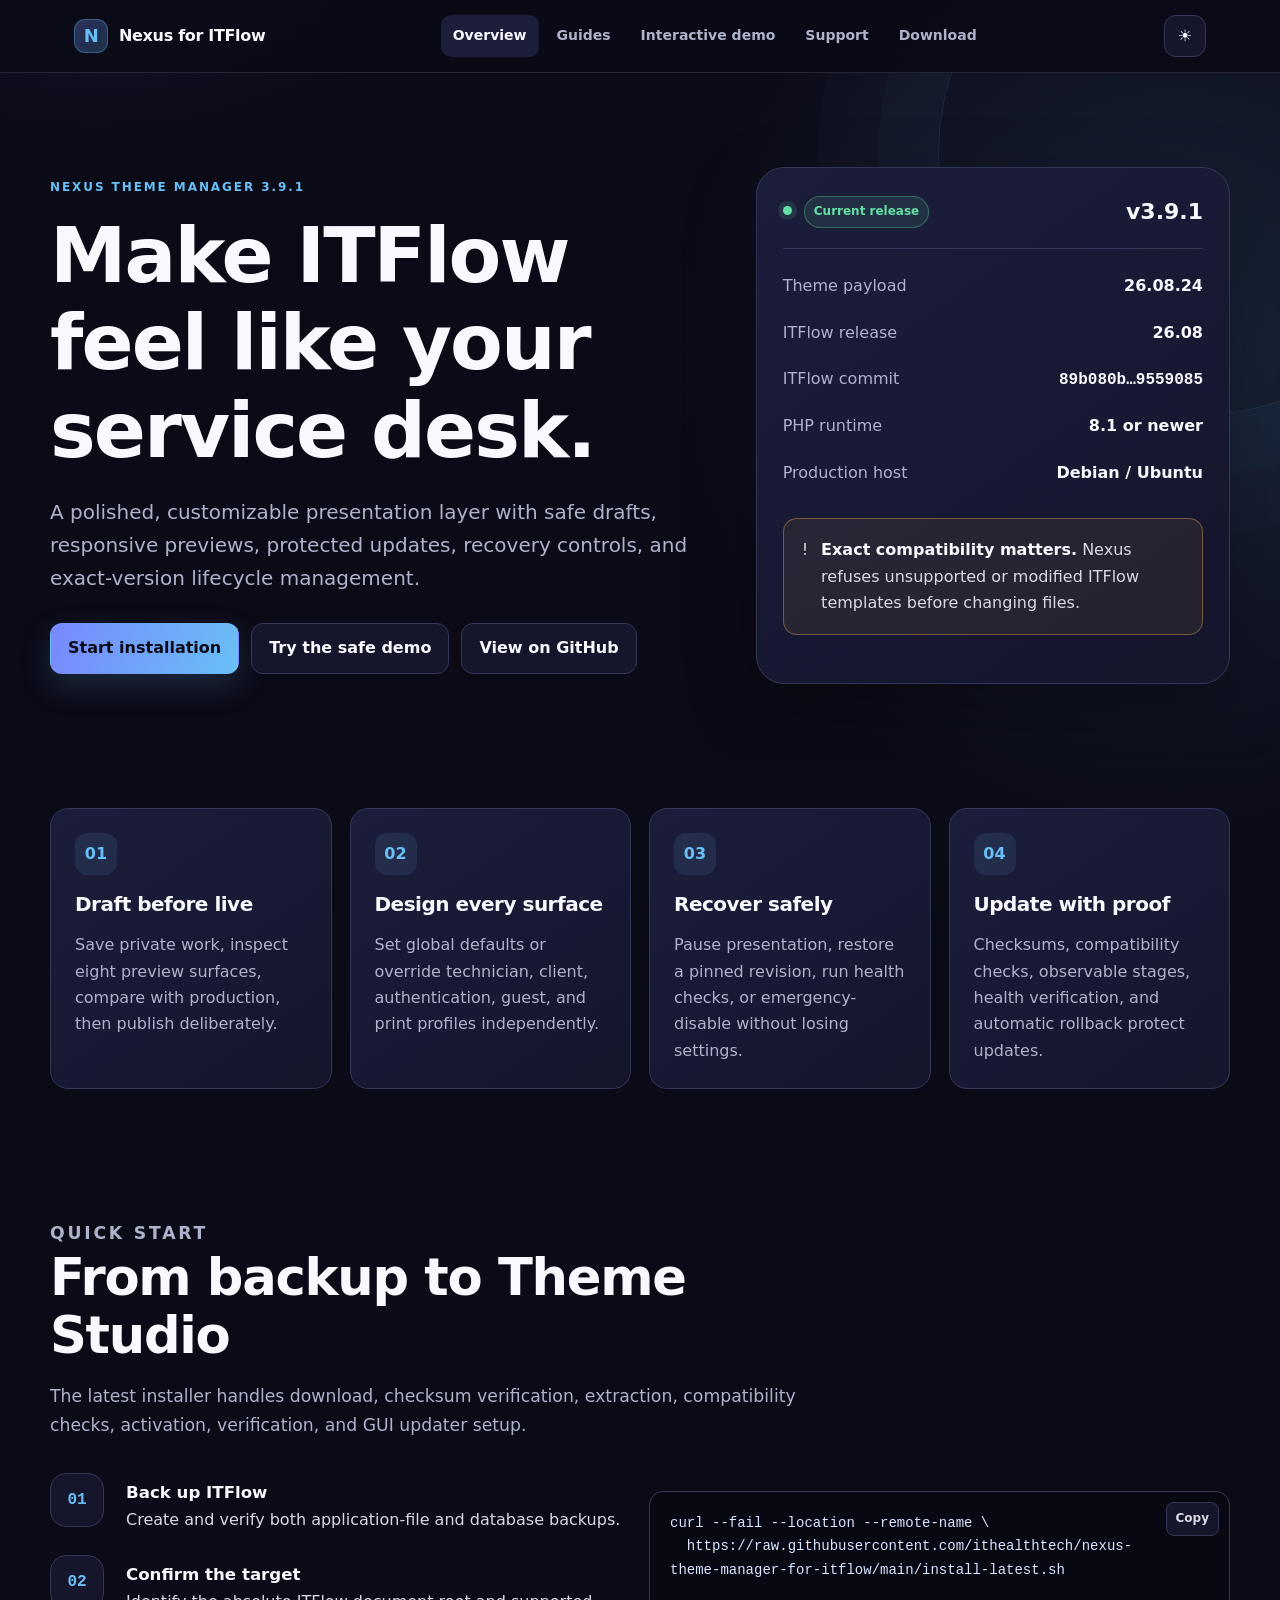
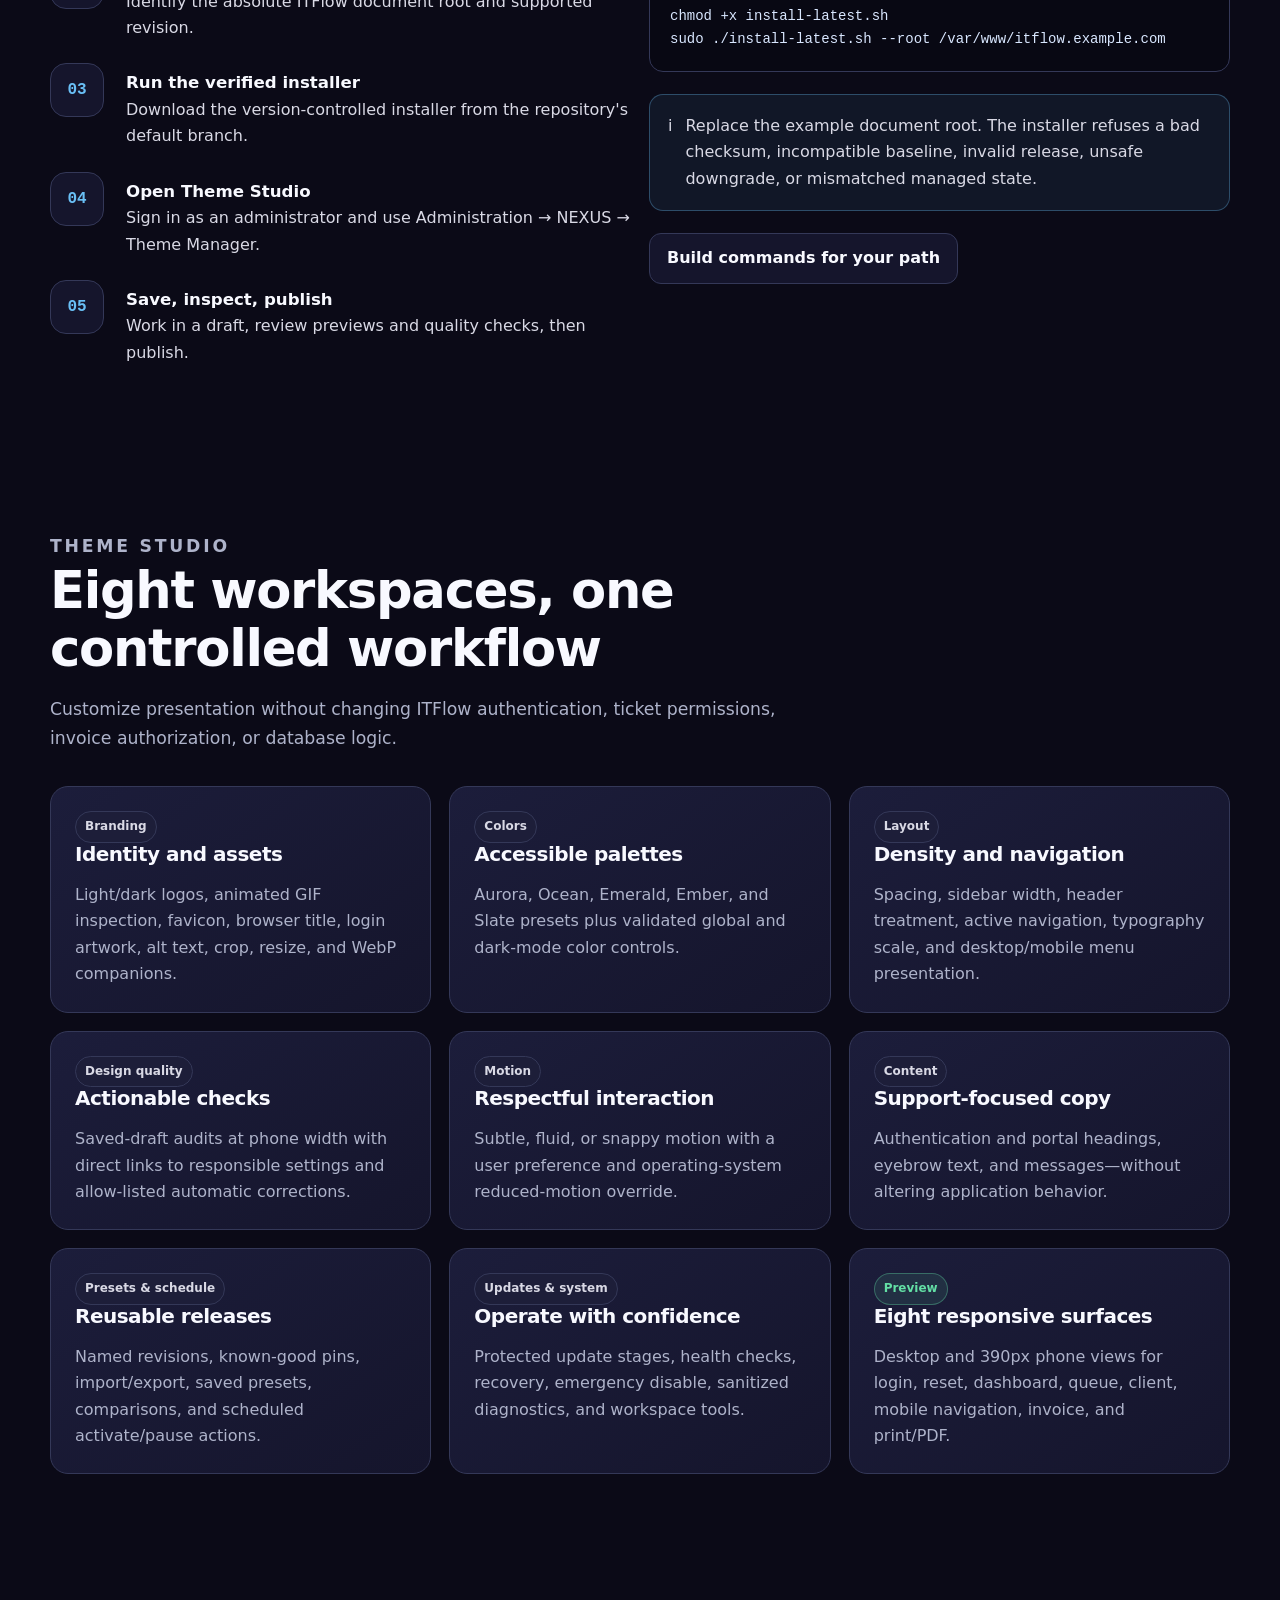
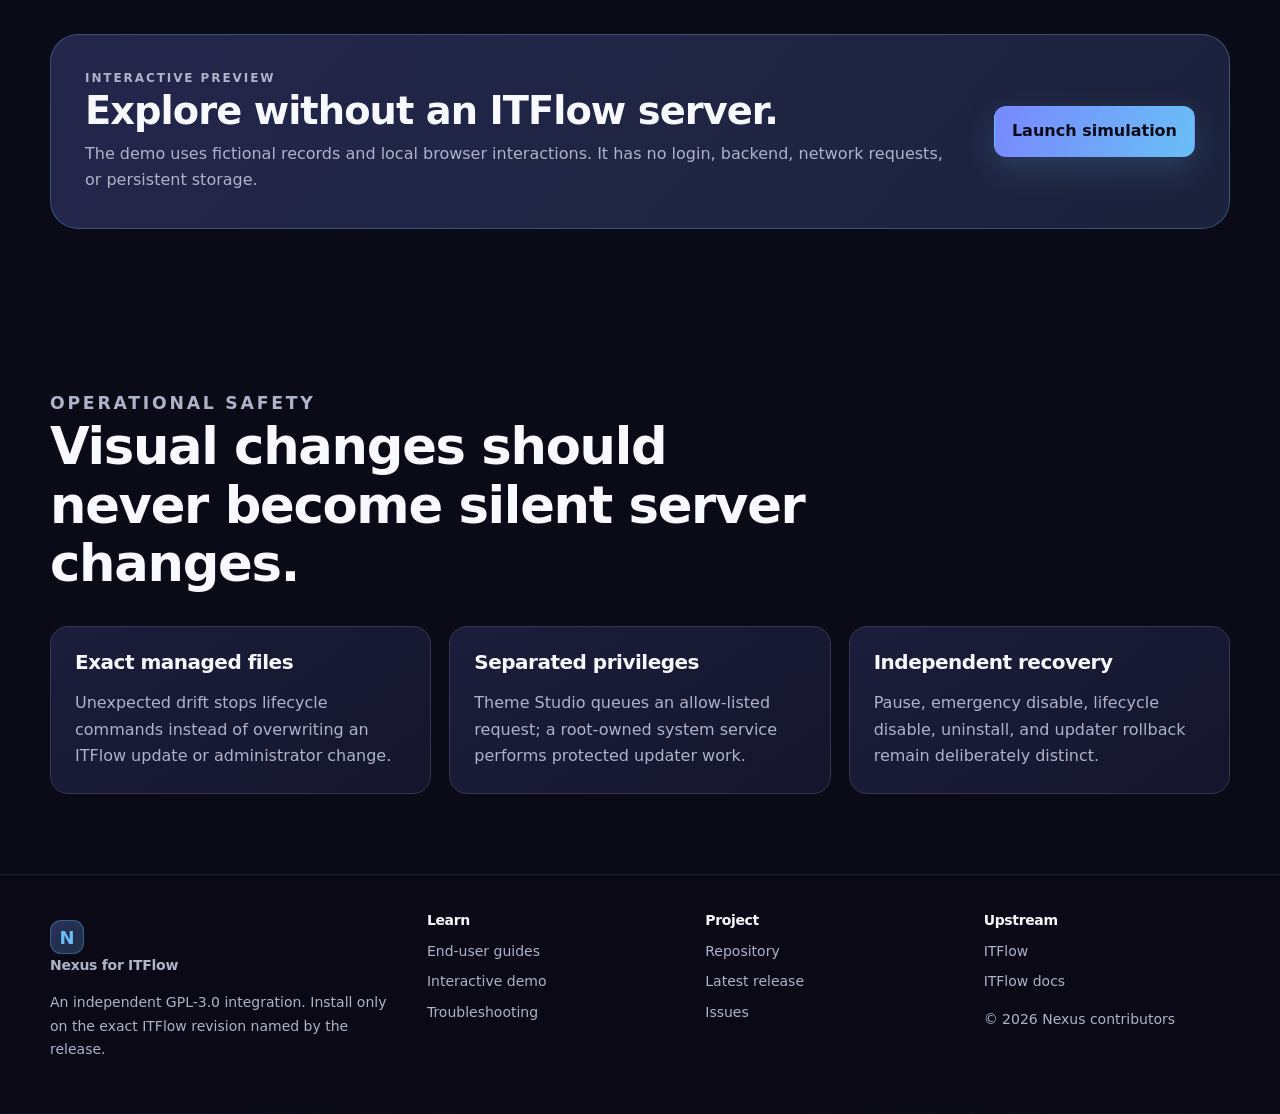
<file: pages/index.html>
<!doctype html>
<html lang="en">
<head>
  <meta charset="utf-8">
  <meta name="viewport" content="width=device-width, initial-scale=1">
  <meta name="description" content="Install, customize, update, recover, and safely preview Nexus Theme Manager for ITFlow.">
  <meta name="theme-color" content="#0b0a17">
  <meta http-equiv="Content-Security-Policy" content="default-src 'self'; img-src 'self' data:; style-src 'self'; script-src 'self'; connect-src 'none'; object-src 'none'; base-uri 'self'; form-action 'none'">
  <title>Nexus Theme Manager for ITFlow</title>
  <link rel="stylesheet" href="assets/site.css">
  <script src="assets/site.js" defer></script>
</head>
<body>
  <a class="skip-link" href="#main">Skip to content</a>
  <header class="site-header">
    <div class="nav-shell">
      <a class="brand" href="index.html" aria-label="Nexus documentation home">
        <span class="brand-mark" aria-hidden="true">N</span>
        <span>Nexus for ITFlow</span>
      </a>
      <nav class="site-nav" data-site-nav aria-label="Primary navigation">
        <a href="index.html" aria-current="page">Overview</a>
        <a href="guide.html">Guides</a>
        <a href="demo.html">Interactive demo</a>
        <a href="support.html">Support</a>
        <a href="https://github.com/ithealthtech/nexus-theme-manager-for-itflow/releases/latest">Download</a>
      </nav>
      <div class="nav-actions">
        <button class="icon-button" type="button" data-doc-theme-toggle aria-label="Use light documentation theme">☀</button>
        <button class="menu-button" type="button" data-menu-toggle aria-label="Open navigation" aria-expanded="false">☰</button>
      </div>
    </div>
  </header>

  <main id="main">
    <section class="hero">
      <div class="container hero-grid">
        <div>
          <p class="eyebrow">Nexus Theme Manager 3.9.1</p>
          <h1>Make ITFlow feel like your service desk.</h1>
          <p class="hero-copy">A polished, customizable presentation layer with safe drafts, responsive previews, protected updates, recovery controls, and exact-version lifecycle management.</p>
          <div class="button-row">
            <a class="button button-primary" href="guide.html#install">Start installation</a>
            <a class="button" href="demo.html">Try the safe demo</a>
            <a class="button" href="https://github.com/ithealthtech/nexus-theme-manager-for-itflow">View on GitHub</a>
          </div>
        </div>
        <aside class="hero-panel" aria-label="Current compatibility">
          <div class="release-line">
            <div>
              <span class="status-dot" aria-hidden="true"></span>
              <span class="badge badge-success">Current release</span>
            </div>
            <strong>v3.9.1</strong>
          </div>
          <dl class="meta-list">
            <div class="meta-row"><dt>Theme payload</dt><dd>26.08.24</dd></div>
            <div class="meta-row"><dt>ITFlow release</dt><dd>26.08</dd></div>
            <div class="meta-row"><dt>ITFlow commit</dt><dd class="mono">89b080b…9559085</dd></div>
            <div class="meta-row"><dt>PHP runtime</dt><dd>8.1 or newer</dd></div>
            <div class="meta-row"><dt>Production host</dt><dd>Debian / Ubuntu</dd></div>
          </dl>
          <div class="notice notice-warning">
            <span aria-hidden="true">!</span>
            <p><strong>Exact compatibility matters.</strong> Nexus refuses unsupported or modified ITFlow templates before changing files.</p>
          </div>
        </aside>
      </div>
    </section>

    <section class="section-compact">
      <div class="container grid-4" aria-label="Product highlights">
        <article class="card">
          <div class="card-icon" aria-hidden="true">01</div>
          <h3>Draft before live</h3>
          <p>Save private work, inspect eight preview surfaces, compare with production, then publish deliberately.</p>
        </article>
        <article class="card">
          <div class="card-icon" aria-hidden="true">02</div>
          <h3>Design every surface</h3>
          <p>Set global defaults or override technician, client, authentication, guest, and print profiles independently.</p>
        </article>
        <article class="card">
          <div class="card-icon" aria-hidden="true">03</div>
          <h3>Recover safely</h3>
          <p>Pause presentation, restore a pinned revision, run health checks, or emergency-disable without losing settings.</p>
        </article>
        <article class="card">
          <div class="card-icon" aria-hidden="true">04</div>
          <h3>Update with proof</h3>
          <p>Checksums, compatibility checks, observable stages, health verification, and automatic rollback protect updates.</p>
        </article>
      </div>
    </section>

    <section class="section" id="quick-start">
      <div class="container">
        <div class="section-heading">
          <p class="section-kicker">Quick start</p>
          <h2>From backup to Theme Studio</h2>
          <p>The latest installer handles download, checksum verification, extraction, compatibility checks, activation, verification, and GUI updater setup.</p>
        </div>
        <div class="grid-2">
          <ol class="step-list">
            <li><strong>Back up ITFlow</strong>Create and verify both application-file and database backups.</li>
            <li><strong>Confirm the target</strong>Identify the absolute ITFlow document root and supported revision.</li>
            <li><strong>Run the verified installer</strong>Download the version-controlled installer from the repository's default branch.</li>
            <li><strong>Open Theme Studio</strong>Sign in as an administrator and use Administration → NEXUS → Theme Manager.</li>
            <li><strong>Save, inspect, publish</strong>Work in a draft, review previews and quality checks, then publish.</li>
          </ol>
          <div>
            <div class="code-block">
              <button class="copy-button" type="button" data-copy-target="#home-install-command">Copy</button>
              <pre><code id="home-install-command">curl --fail --location --remote-name \
  https://raw.githubusercontent.com/ithealthtech/nexus-theme-manager-for-itflow/main/install-latest.sh

chmod +x install-latest.sh
sudo ./install-latest.sh --root /var/www/itflow.example.com</code></pre>
            </div>
            <div class="notice">
              <span aria-hidden="true">i</span>
              <p>Replace the example document root. The installer refuses a bad checksum, incompatible baseline, invalid release, unsafe downgrade, or mismatched managed state.</p>
            </div>
            <a class="button" href="guide.html#command-builder">Build commands for your path</a>
          </div>
        </div>
      </div>
    </section>

    <section class="section">
      <div class="container">
        <div class="section-heading">
          <p class="section-kicker">Theme Studio</p>
          <h2>Eight workspaces, one controlled workflow</h2>
          <p>Customize presentation without changing ITFlow authentication, ticket permissions, invoice authorization, or database logic.</p>
        </div>
        <div class="grid-3">
          <article class="card"><span class="badge">Branding</span><h3>Identity and assets</h3><p>Light/dark logos, animated GIF inspection, favicon, browser title, login artwork, alt text, crop, resize, and WebP companions.</p></article>
          <article class="card"><span class="badge">Colors</span><h3>Accessible palettes</h3><p>Aurora, Ocean, Emerald, Ember, and Slate presets plus validated global and dark-mode color controls.</p></article>
          <article class="card"><span class="badge">Layout</span><h3>Density and navigation</h3><p>Spacing, sidebar width, header treatment, active navigation, typography scale, and desktop/mobile menu presentation.</p></article>
          <article class="card"><span class="badge">Design quality</span><h3>Actionable checks</h3><p>Saved-draft audits at phone width with direct links to responsible settings and allow-listed automatic corrections.</p></article>
          <article class="card"><span class="badge">Motion</span><h3>Respectful interaction</h3><p>Subtle, fluid, or snappy motion with a user preference and operating-system reduced-motion override.</p></article>
          <article class="card"><span class="badge">Content</span><h3>Support-focused copy</h3><p>Authentication and portal headings, eyebrow text, and messages—without altering application behavior.</p></article>
          <article class="card"><span class="badge">Presets & schedule</span><h3>Reusable releases</h3><p>Named revisions, known-good pins, import/export, saved presets, comparisons, and scheduled activate/pause actions.</p></article>
          <article class="card"><span class="badge">Updates & system</span><h3>Operate with confidence</h3><p>Protected update stages, health checks, recovery, emergency disable, sanitized diagnostics, and workspace tools.</p></article>
          <article class="card"><span class="badge badge-success">Preview</span><h3>Eight responsive surfaces</h3><p>Desktop and 390px phone views for login, reset, dashboard, queue, client, mobile navigation, invoice, and print/PDF.</p></article>
        </div>
      </div>
    </section>

    <section class="section">
      <div class="container">
        <div class="cta-panel">
          <div>
            <p class="section-kicker">Interactive preview</p>
            <h2>Explore without an ITFlow server.</h2>
            <p>The demo uses fictional records and local browser interactions. It has no login, backend, network requests, or persistent storage.</p>
          </div>
          <a class="button button-primary" href="demo.html">Launch simulation</a>
        </div>
      </div>
    </section>

    <section class="section">
      <div class="container">
        <div class="section-heading">
          <p class="section-kicker">Operational safety</p>
          <h2>Visual changes should never become silent server changes.</h2>
        </div>
        <div class="grid-3">
          <article class="card"><h3>Exact managed files</h3><p>Unexpected drift stops lifecycle commands instead of overwriting an ITFlow update or administrator change.</p></article>
          <article class="card"><h3>Separated privileges</h3><p>Theme Studio queues an allow-listed request; a root-owned system service performs protected updater work.</p></article>
          <article class="card"><h3>Independent recovery</h3><p>Pause, emergency disable, lifecycle disable, uninstall, and updater rollback remain deliberately distinct.</p></article>
        </div>
      </div>
    </section>
  </main>

  <footer class="site-footer">
    <div class="container footer-grid">
      <div>
        <a class="brand" href="index.html"><span class="brand-mark" aria-hidden="true">N</span><span>Nexus for ITFlow</span></a>
        <p class="footer-note">An independent GPL-3.0 integration. Install only on the exact ITFlow revision named by the release.</p>
      </div>
      <div><h3>Learn</h3><a href="guide.html">End-user guides</a><a href="demo.html">Interactive demo</a><a href="support.html">Troubleshooting</a></div>
      <div><h3>Project</h3><a href="https://github.com/ithealthtech/nexus-theme-manager-for-itflow">Repository</a><a href="https://github.com/ithealthtech/nexus-theme-manager-for-itflow/releases/latest">Latest release</a><a href="https://github.com/ithealthtech/nexus-theme-manager-for-itflow/issues">Issues</a></div>
      <div><h3>Upstream</h3><a href="https://github.com/itflow-org/itflow">ITFlow</a><a href="https://docs.itflow.org">ITFlow docs</a><p class="footer-note">© <span data-current-year></span> Nexus contributors</p></div>
    </div>
  </footer>
  <div class="sr-only" aria-live="polite" data-live-region></div>
</body>
</html>
</file>
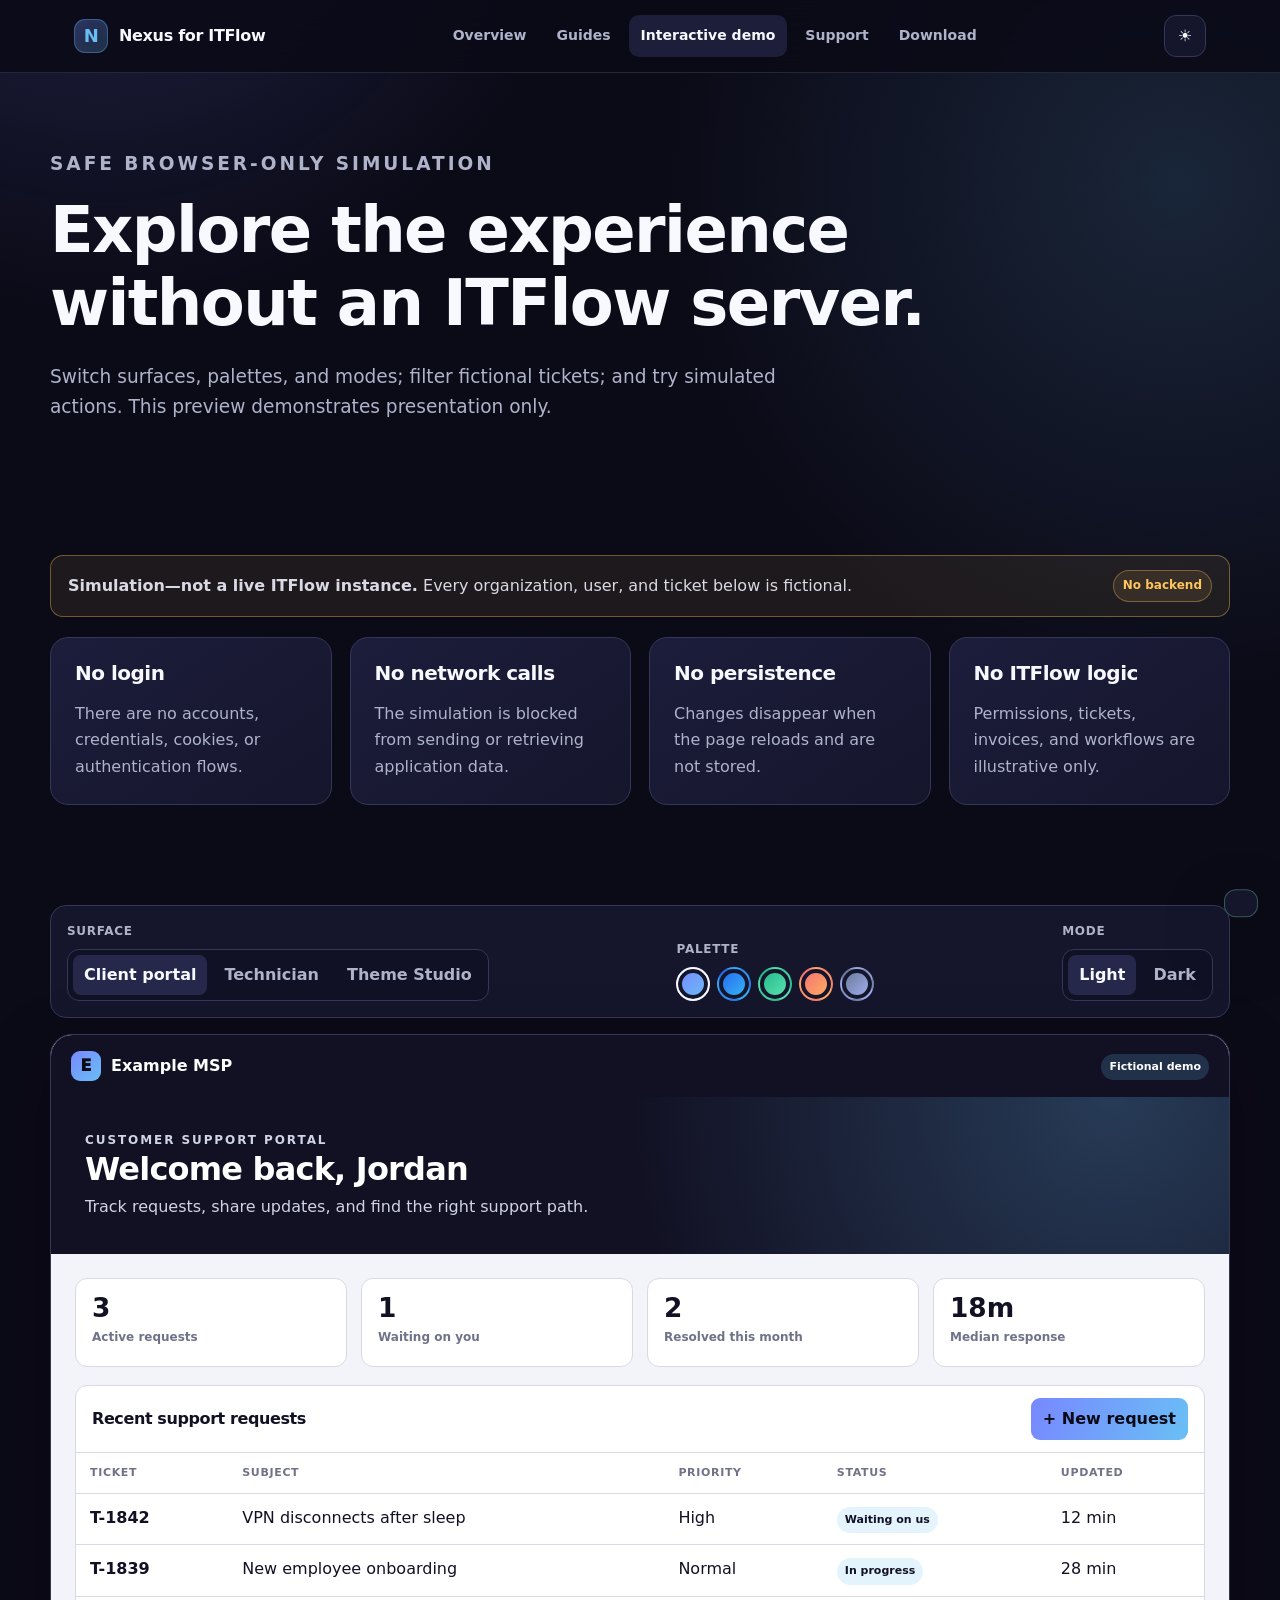
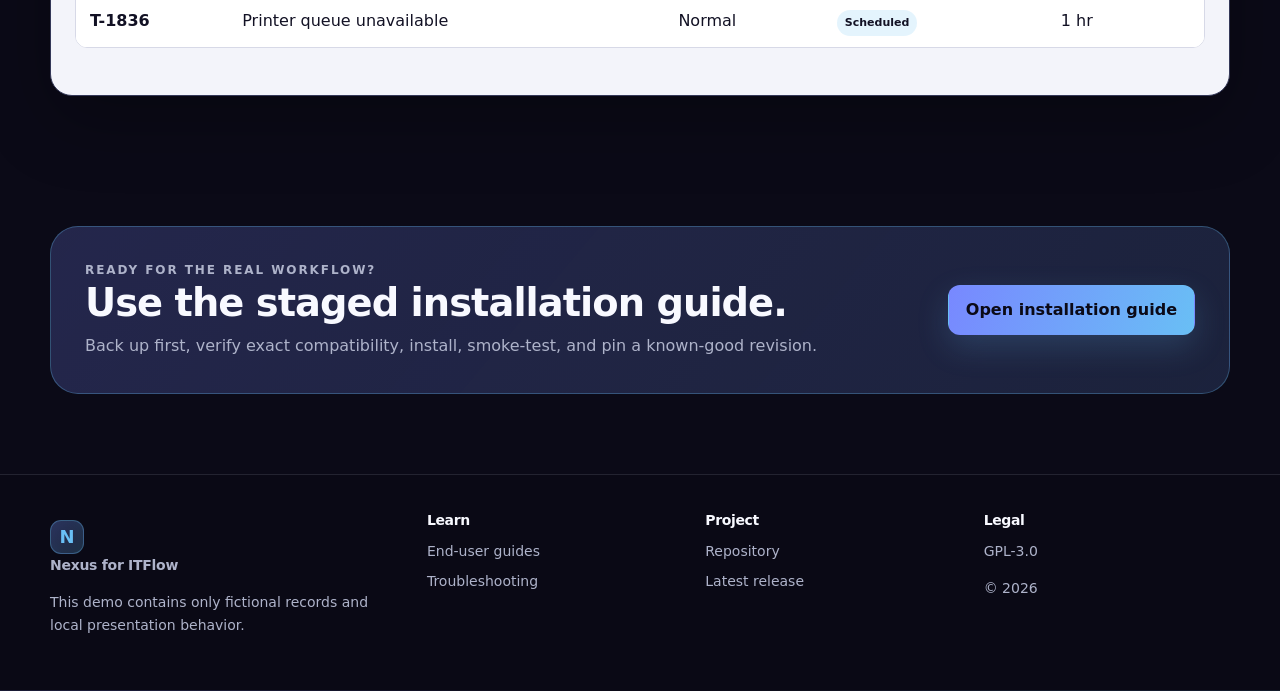
<file: pages/demo.html>
<!doctype html>
<html lang="en">
<head>
  <meta charset="utf-8">
  <meta name="viewport" content="width=device-width, initial-scale=1">
  <meta name="description" content="Safe fictional front-end simulation of Nexus Theme Manager surfaces for ITFlow.">
  <meta name="theme-color" content="#0b0a17">
  <meta http-equiv="Content-Security-Policy" content="default-src 'self'; img-src 'self' data:; style-src 'self'; script-src 'self'; connect-src 'none'; object-src 'none'; base-uri 'self'; form-action 'none'">
  <title>Interactive demo · Nexus Theme Manager for ITFlow</title>
  <link rel="stylesheet" href="assets/site.css">
  <script src="assets/site.js" defer></script>
  <script src="assets/demo.js" defer></script>
</head>
<body>
  <a class="skip-link" href="#main">Skip to content</a>
  <header class="site-header">
    <div class="nav-shell">
      <a class="brand" href="index.html" aria-label="Nexus documentation home"><span class="brand-mark" aria-hidden="true">N</span><span>Nexus for ITFlow</span></a>
      <nav class="site-nav" data-site-nav aria-label="Primary navigation"><a href="index.html">Overview</a><a href="guide.html">Guides</a><a href="demo.html" aria-current="page">Interactive demo</a><a href="support.html">Support</a><a href="https://github.com/ithealthtech/nexus-theme-manager-for-itflow/releases/latest">Download</a></nav>
      <div class="nav-actions"><button class="icon-button" type="button" data-doc-theme-toggle aria-label="Use light documentation theme">☀</button><button class="menu-button" type="button" data-menu-toggle aria-label="Open navigation" aria-expanded="false">☰</button></div>
    </div>
  </header>

  <main id="main">
    <header class="page-hero">
      <div class="container">
        <p class="eyebrow">Safe browser-only simulation</p>
        <h1>Explore the experience without an ITFlow server.</h1>
        <p>Switch surfaces, palettes, and modes; filter fictional tickets; and try simulated actions. This preview demonstrates presentation only.</p>
      </div>
    </header>

    <section class="section-compact">
      <div class="container">
        <div class="demo-disclosure">
          <div><strong>Simulation—not a live ITFlow instance.</strong> Every organization, user, and ticket below is fictional.</div>
          <span class="badge badge-warning">No backend</span>
        </div>
        <div class="grid-4">
          <div class="card"><h3>No login</h3><p>There are no accounts, credentials, cookies, or authentication flows.</p></div>
          <div class="card"><h3>No network calls</h3><p>The simulation is blocked from sending or retrieving application data.</p></div>
          <div class="card"><h3>No persistence</h3><p>Changes disappear when the page reloads and are not stored.</p></div>
          <div class="card"><h3>No ITFlow logic</h3><p>Permissions, tickets, invoices, and workflows are illustrative only.</p></div>
        </div>
      </div>
    </section>

    <section class="section-compact">
      <div class="container">
        <div class="demo-toolbar" aria-label="Demo controls">
          <div class="demo-control-group">
            <span>Surface</span>
            <div class="segmented">
              <button type="button" data-demo-view-button="client" aria-pressed="true">Client portal</button>
              <button type="button" data-demo-view-button="technician" aria-pressed="false">Technician</button>
              <button type="button" data-demo-view-button="studio" aria-pressed="false">Theme Studio</button>
            </div>
          </div>
          <div class="demo-control-group">
            <span>Palette</span>
            <div class="palette-row">
              <button class="palette-button palette-aurora" type="button" data-demo-palette="aurora" aria-label="Aurora" aria-pressed="true"></button>
              <button class="palette-button palette-ocean" type="button" data-demo-palette="ocean" aria-label="Ocean" aria-pressed="false"></button>
              <button class="palette-button palette-emerald" type="button" data-demo-palette="emerald" aria-label="Emerald" aria-pressed="false"></button>
              <button class="palette-button palette-ember" type="button" data-demo-palette="ember" aria-label="Ember" aria-pressed="false"></button>
              <button class="palette-button palette-slate" type="button" data-demo-palette="slate" aria-label="Slate" aria-pressed="false"></button>
            </div>
          </div>
          <div class="demo-control-group">
            <span>Mode</span>
            <div class="segmented"><button type="button" data-demo-mode="light" aria-pressed="true">Light</button><button type="button" data-demo-mode="dark" aria-pressed="false">Dark</button></div>
          </div>
        </div>

        <div class="demo-frame" data-demo-frame data-mode="light">
          <header class="demo-topbar">
            <div class="demo-brand"><span class="demo-brand-mark" aria-hidden="true">E</span><span>Example MSP</span></div>
            <div><span class="demo-status">Fictional demo</span></div>
          </header>
          <div class="demo-main">
            <section class="demo-view is-active" data-demo-view="client" aria-label="Fictional client portal">
              <div class="demo-client-hero"><p class="section-kicker">Customer support portal</p><h2>Welcome back, Jordan</h2><p>Track requests, share updates, and find the right support path.</p></div>
              <div class="demo-content">
                <div class="demo-stats"><div class="demo-stat"><strong>3</strong><span>Active requests</span></div><div class="demo-stat"><strong>1</strong><span>Waiting on you</span></div><div class="demo-stat"><strong>2</strong><span>Resolved this month</span></div><div class="demo-stat"><strong>18m</strong><span>Median response</span></div></div>
                <article class="demo-card"><header class="demo-card-header"><h3>Recent support requests</h3><button class="demo-action" type="button" data-open-demo-modal>+ New request</button></header><div class="table-wrap"><table class="demo-table"><thead><tr><th>Ticket</th><th>Subject</th><th>Priority</th><th>Status</th><th>Updated</th></tr></thead><tbody><tr><td><strong>T-1842</strong></td><td>VPN disconnects after sleep</td><td>High</td><td><span class="demo-status">Waiting on us</span></td><td>12 min</td></tr><tr><td><strong>T-1839</strong></td><td>New employee onboarding</td><td>Normal</td><td><span class="demo-status">In progress</span></td><td>28 min</td></tr><tr><td><strong>T-1836</strong></td><td>Printer queue unavailable</td><td>Normal</td><td><span class="demo-status">Scheduled</span></td><td>1 hr</td></tr></tbody></table></div></article>
              </div>
            </section>

            <section class="demo-view" data-demo-view="technician" aria-label="Fictional technician workspace">
              <div class="demo-technician">
                <aside class="demo-sidebar"><p class="demo-sidebar-label">Service desk</p><button class="is-active" type="button">▣ Tickets</button><button type="button" data-demo-action="Dashboard navigation">◫ Dashboard</button><button type="button" data-demo-action="Client navigation">◉ Clients</button><p class="demo-sidebar-label">Operations</p><button type="button" data-demo-action="Asset navigation">◇ Assets</button><button type="button" data-demo-action="Billing navigation">▤ Billing</button></aside>
                <div class="demo-workspace"><p class="section-kicker">Service desk</p><h2>Ticket queue</h2><p>Fictional records for presentation testing.</p><div class="demo-stats"><div class="demo-stat"><strong>12</strong><span>Open tickets</span></div><div class="demo-stat"><strong>3</strong><span>Waiting on client</span></div><div class="demo-stat"><strong>2</strong><span>High priority</span></div><div class="demo-stat"><strong>18m</strong><span>Median response</span></div></div><div class="demo-filter-row"><label class="sr-only" for="demo-ticket-search">Search fictional tickets</label><input id="demo-ticket-search" data-demo-ticket-search type="search" placeholder="Search fictional tickets"><label class="sr-only" for="demo-ticket-status">Filter by status</label><select id="demo-ticket-status" data-demo-ticket-status><option value="all">All statuses</option><option>Waiting on us</option><option>In progress</option><option>Scheduled</option><option>Waiting on client</option></select></div><article class="demo-card"><header class="demo-card-header"><h3>Assigned to me</h3><button class="demo-action" type="button" data-open-demo-modal>+ New ticket</button></header><div class="table-wrap"><table class="demo-table"><thead><tr><th>Ticket</th><th>Client / subject</th><th>Priority</th><th>Status</th><th>Updated</th></tr></thead><tbody data-demo-ticket-body></tbody></table></div></article></div>
              </div>
            </section>

            <section class="demo-view" data-demo-view="studio" aria-label="Fictional Theme Studio preview">
              <div class="demo-studio">
                <aside class="demo-studio-controls"><p class="section-kicker">Draft workspace</p><h2>Theme Studio</h2><p>Try a few local presentation controls. Nothing is saved.</p><div class="demo-form"><label for="demo-density">Content density<select id="demo-density" data-demo-density><option value="compact">Compact</option><option value="comfortable" selected>Comfortable</option><option value="spacious">Spacious</option></select></label><label for="demo-corners">Corner style<select id="demo-corners" data-demo-corners><option value="sharp">Sharp</option><option value="balanced" selected>Balanced</option><option value="rounded">Rounded</option></select></label><button class="demo-action" type="button" data-demo-action="Draft save">Save draft</button><button class="demo-action demo-secondary" type="button" data-demo-action="Design quality audit">Run design quality</button><button class="demo-action demo-secondary" type="button" data-demo-action="Draft publication">Publish draft</button></div></aside>
                <div class="demo-studio-preview"><article class="demo-preview-card"><p class="section-kicker">Saved draft preview</p><h3>Support that stays clear.</h3><p>This fictional card responds to the palette, mode, density, and corner controls on this page.</p><button class="demo-action" type="button" data-demo-action="Preview action">Create support request</button></article></div>
              </div>
            </section>
          </div>
        </div>
      </div>
    </section>

    <section class="section"><div class="container"><div class="cta-panel"><div><p class="section-kicker">Ready for the real workflow?</p><h2>Use the staged installation guide.</h2><p>Back up first, verify exact compatibility, install, smoke-test, and pin a known-good revision.</p></div><a class="button button-primary" href="guide.html#install">Open installation guide</a></div></div></section>
  </main>

  <dialog class="demo-modal" data-demo-modal aria-labelledby="demo-modal-title"><form data-demo-form><div class="modal-header"><h2 id="demo-modal-title">Simulate a support request</h2><button class="icon-button" type="button" data-close-demo-modal aria-label="Close">×</button></div><div class="modal-body"><div class="notice notice-warning"><span aria-hidden="true">!</span><p>Fictional simulation only. Do not enter real or sensitive information.</p></div><div class="demo-form"><label for="demo-subject">Subject<input id="demo-subject" required value="Example request"></label><label for="demo-priority">Priority<select id="demo-priority"><option>Normal</option><option>High</option><option>Low</option></select></label><label for="demo-details">Details<textarea id="demo-details" required>Demonstration text only.</textarea></label></div></div><div class="modal-footer"><button class="button button-small" type="button" data-close-demo-modal>Cancel</button><button class="button button-primary button-small" type="submit">Simulate request</button></div></form></dialog>
  <div class="toast" role="status" data-demo-toast></div><div class="sr-only" aria-live="polite" data-demo-live></div>
  <footer class="site-footer"><div class="container footer-grid"><div><a class="brand" href="index.html"><span class="brand-mark" aria-hidden="true">N</span><span>Nexus for ITFlow</span></a><p class="footer-note">This demo contains only fictional records and local presentation behavior.</p></div><div><h3>Learn</h3><a href="guide.html">End-user guides</a><a href="support.html">Troubleshooting</a></div><div><h3>Project</h3><a href="https://github.com/ithealthtech/nexus-theme-manager-for-itflow">Repository</a><a href="https://github.com/ithealthtech/nexus-theme-manager-for-itflow/releases/latest">Latest release</a></div><div><h3>Legal</h3><a href="https://github.com/ithealthtech/nexus-theme-manager-for-itflow/blob/main/LICENSE">GPL-3.0</a><p class="footer-note">© <span data-current-year></span></p></div></div></footer>
  <div class="sr-only" aria-live="polite" data-live-region></div>
</body>
</html>
</file>
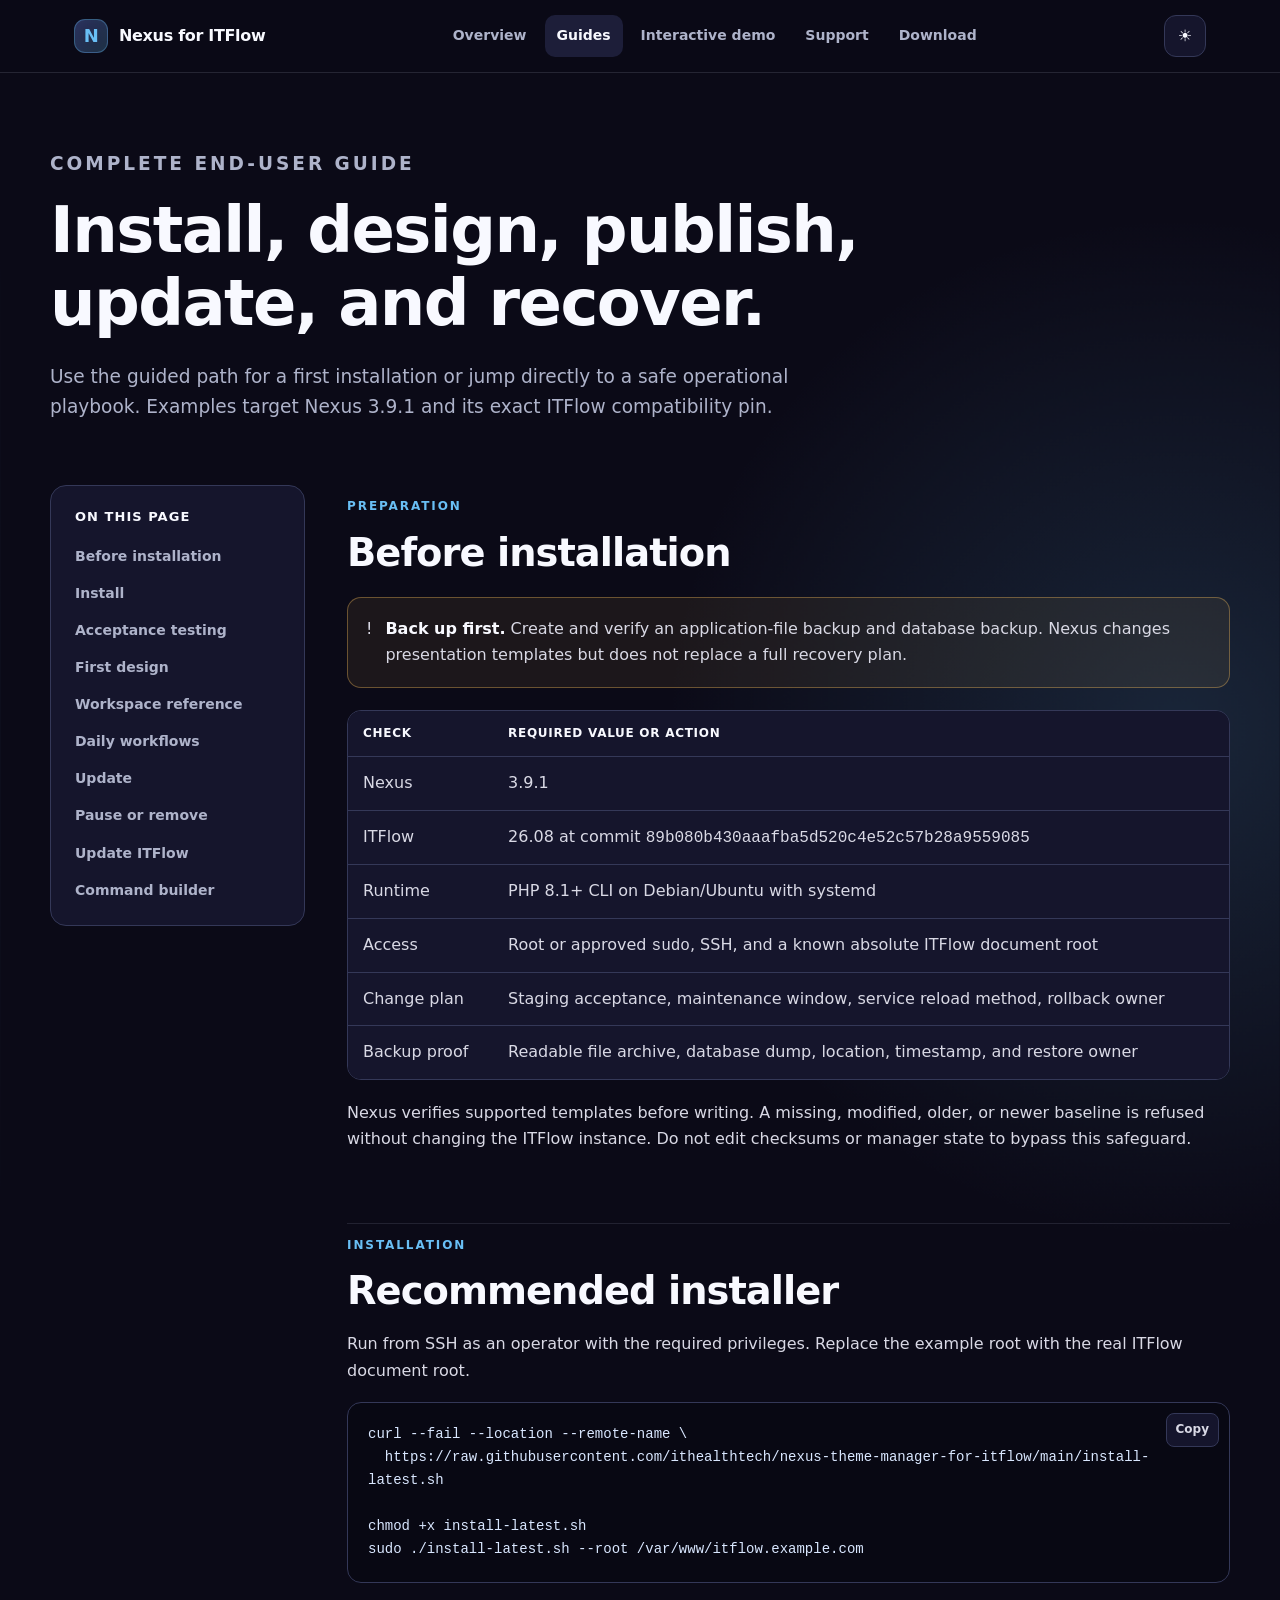
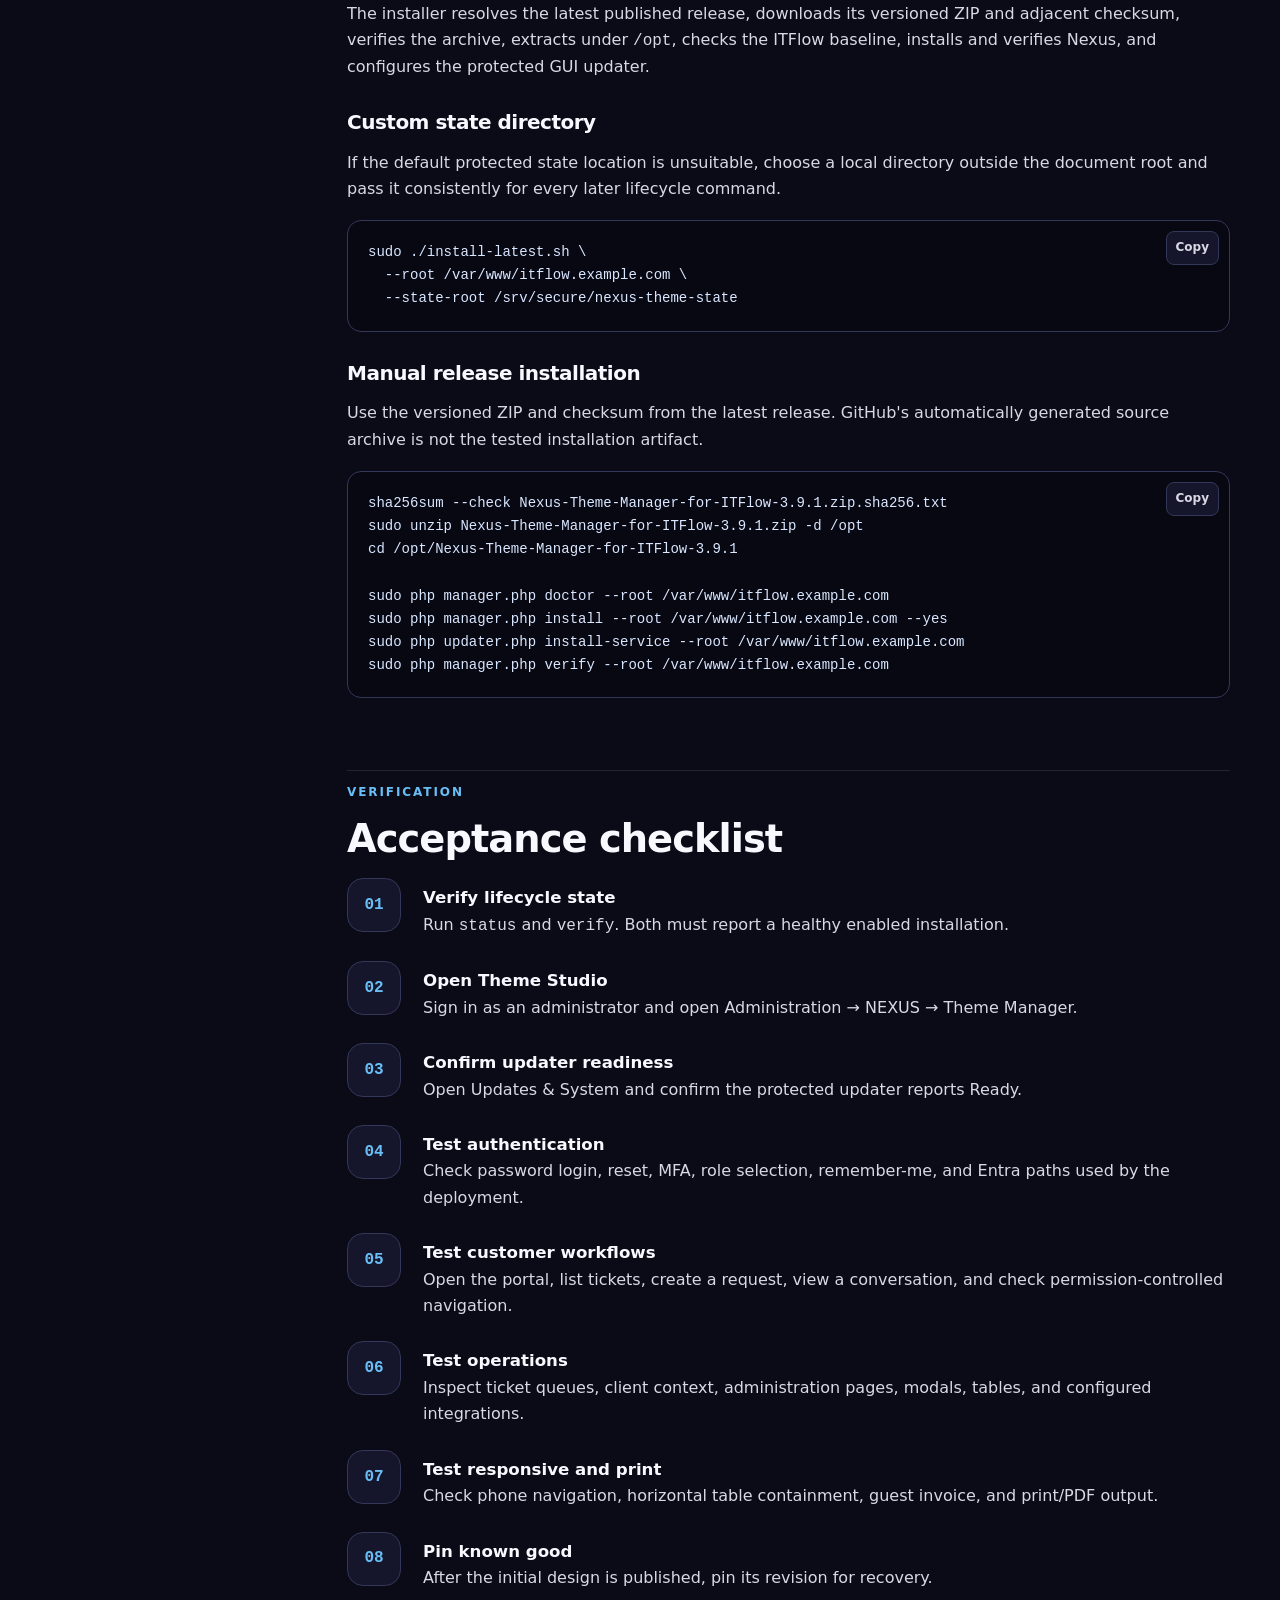
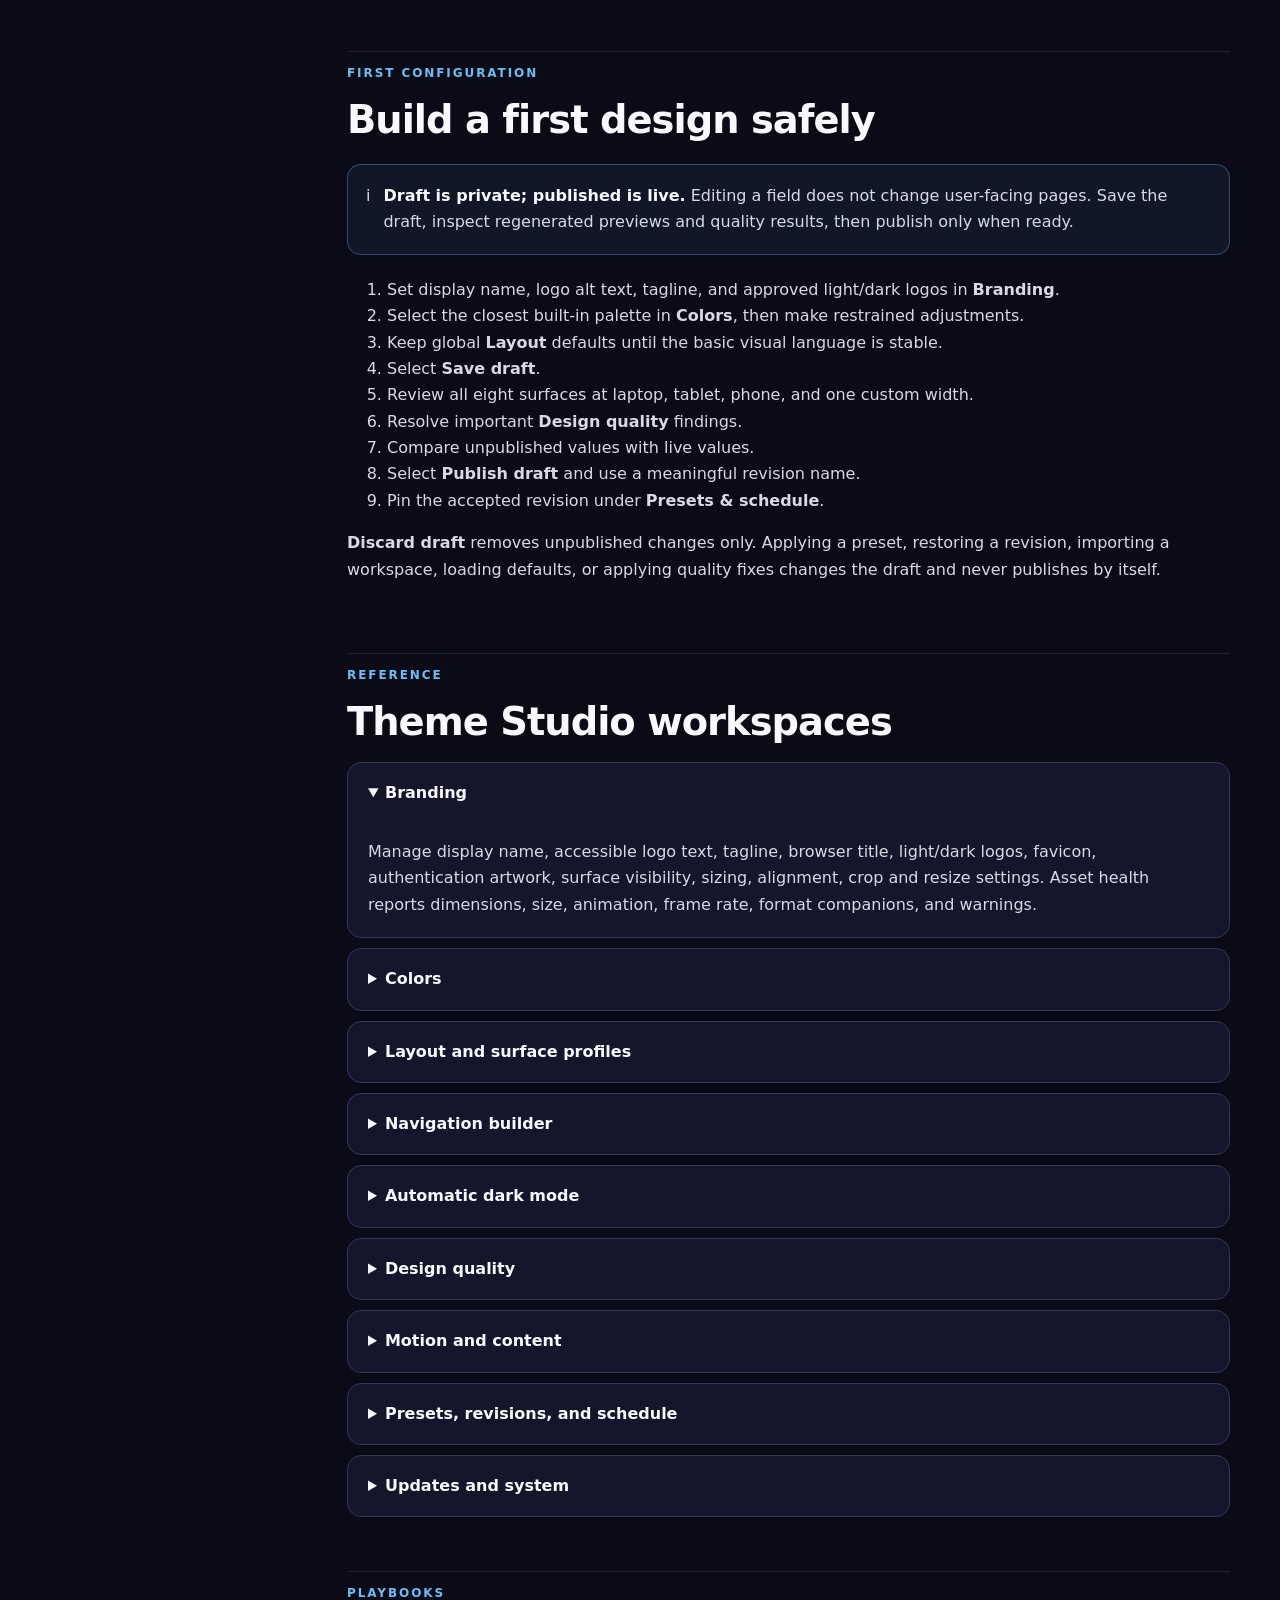
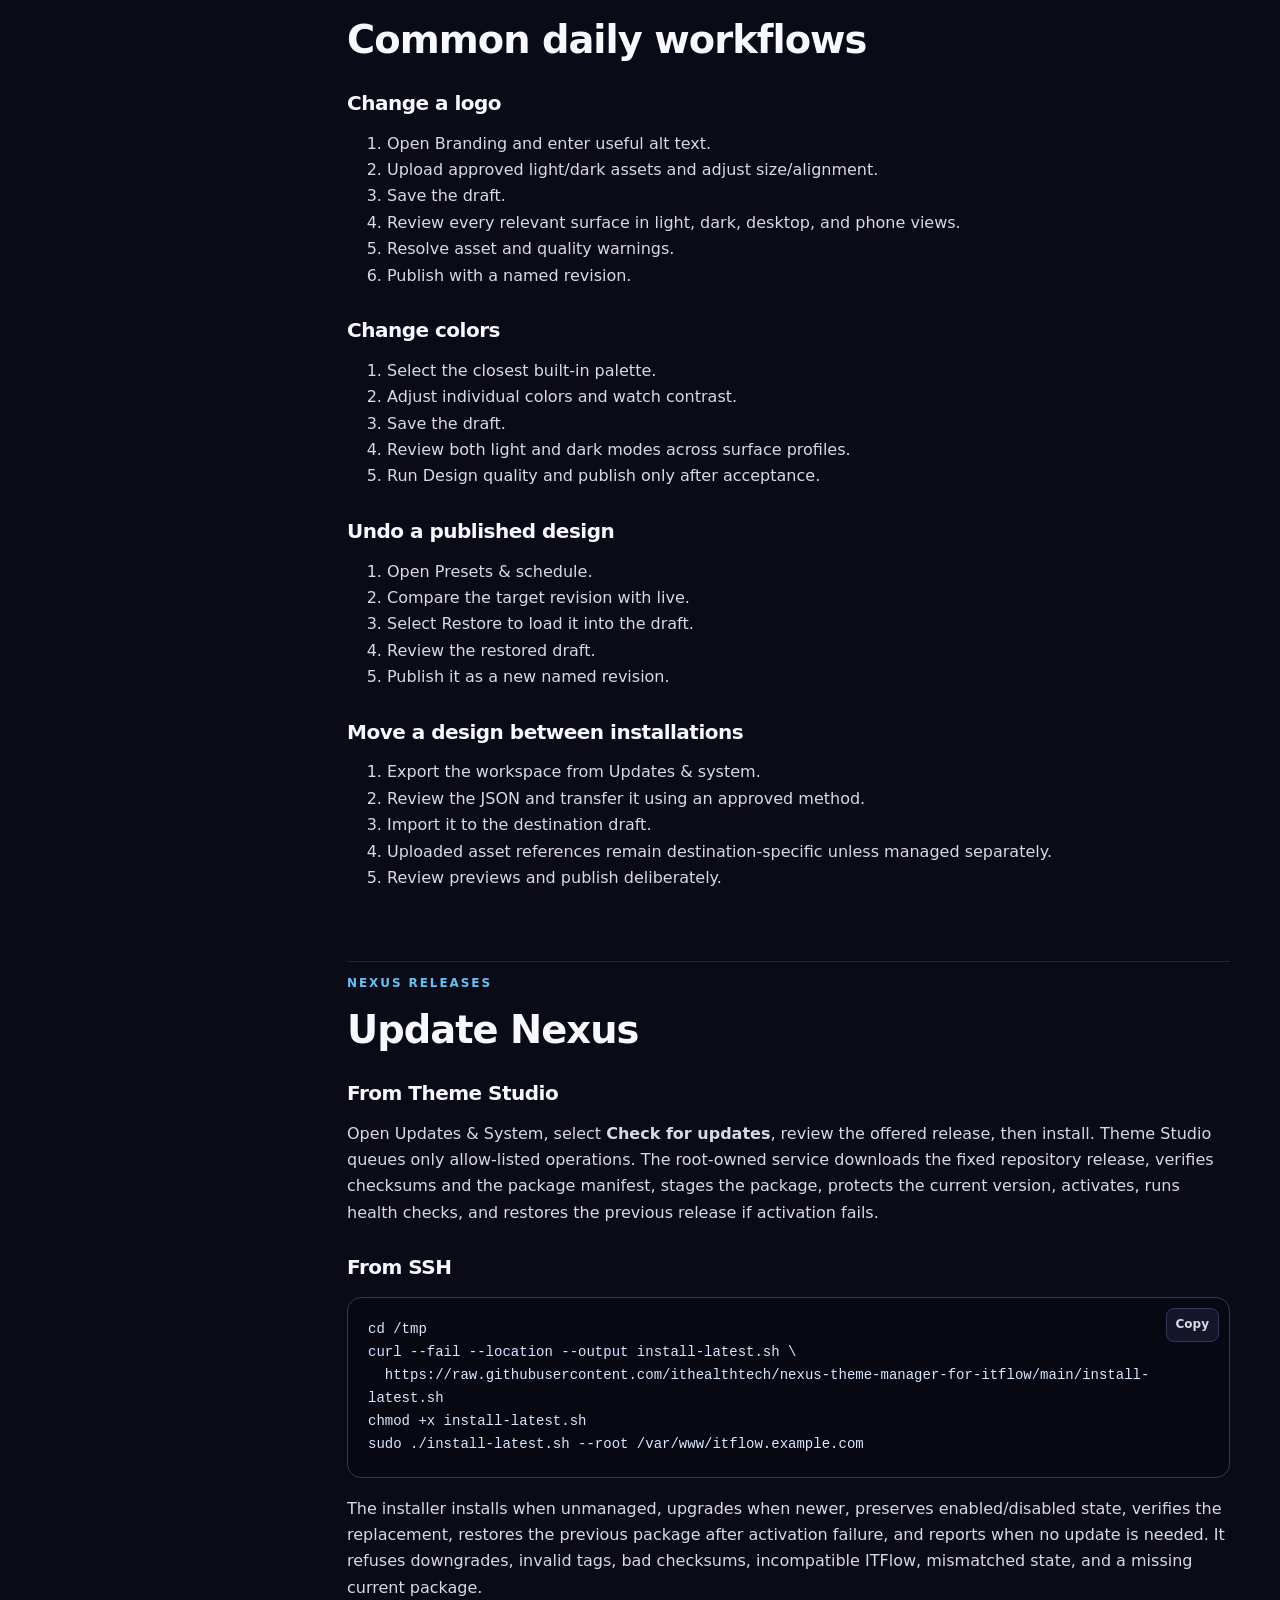
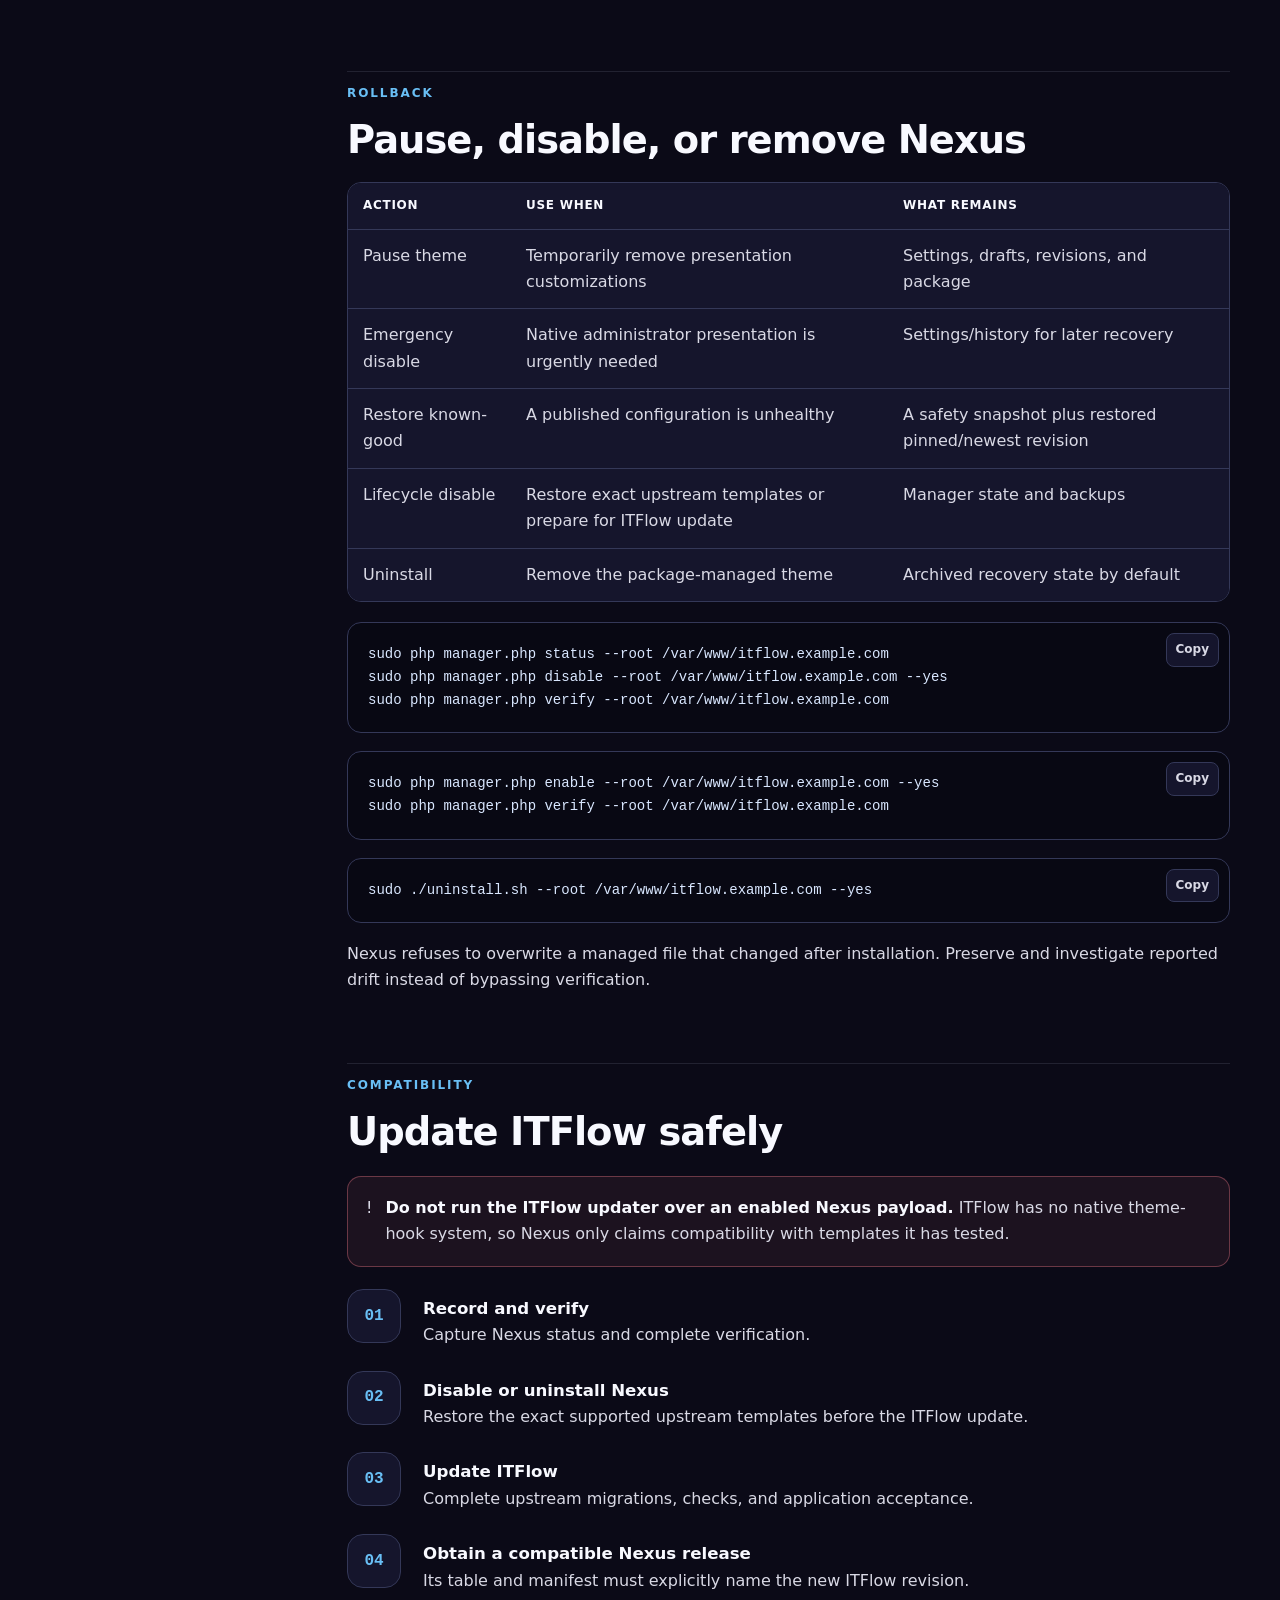
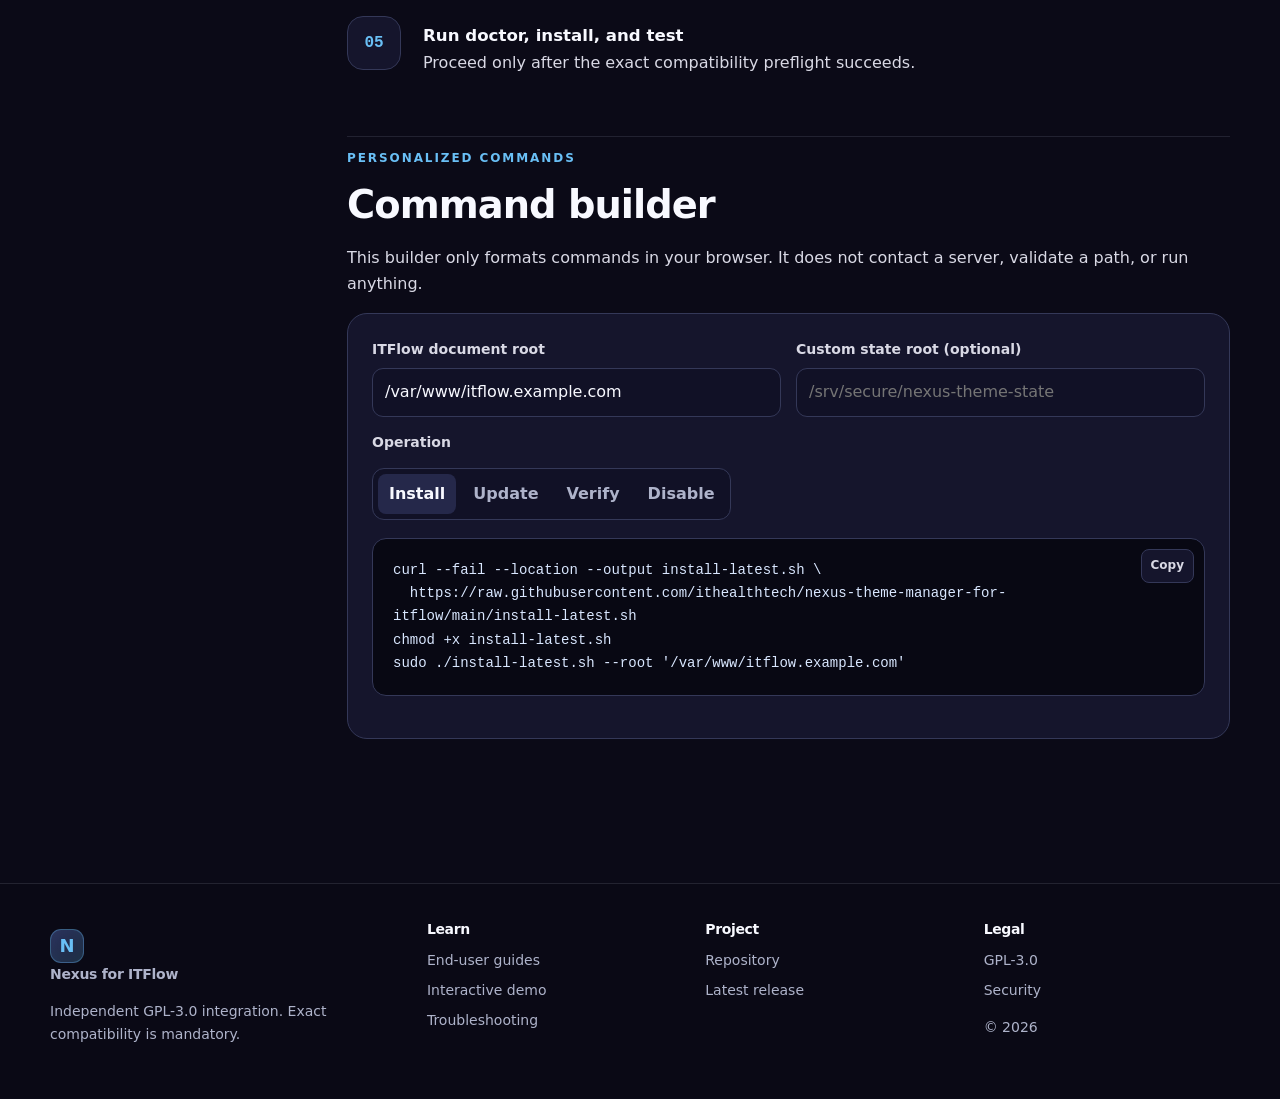
<file: pages/guide.html>
<!doctype html>
<html lang="en">
<head>
  <meta charset="utf-8">
  <meta name="viewport" content="width=device-width, initial-scale=1">
  <meta name="description" content="Complete installation, configuration, update, rollback, and daily-use guide for Nexus Theme Manager for ITFlow.">
  <meta name="theme-color" content="#0b0a17">
  <meta http-equiv="Content-Security-Policy" content="default-src 'self'; img-src 'self' data:; style-src 'self'; script-src 'self'; connect-src 'none'; object-src 'none'; base-uri 'self'; form-action 'none'">
  <title>Guides · Nexus Theme Manager for ITFlow</title>
  <link rel="stylesheet" href="assets/site.css">
  <script src="assets/site.js" defer></script>
</head>
<body>
  <a class="skip-link" href="#main">Skip to content</a>
  <header class="site-header">
    <div class="nav-shell">
      <a class="brand" href="index.html" aria-label="Nexus documentation home"><span class="brand-mark" aria-hidden="true">N</span><span>Nexus for ITFlow</span></a>
      <nav class="site-nav" data-site-nav aria-label="Primary navigation">
        <a href="index.html">Overview</a><a href="guide.html" aria-current="page">Guides</a><a href="demo.html">Interactive demo</a><a href="support.html">Support</a><a href="https://github.com/ithealthtech/nexus-theme-manager-for-itflow/releases/latest">Download</a>
      </nav>
      <div class="nav-actions"><button class="icon-button" type="button" data-doc-theme-toggle aria-label="Use light documentation theme">☀</button><button class="menu-button" type="button" data-menu-toggle aria-label="Open navigation" aria-expanded="false">☰</button></div>
    </div>
  </header>

  <main id="main">
    <header class="page-hero">
      <div class="container">
        <p class="eyebrow">Complete end-user guide</p>
        <h1>Install, design, publish, update, and recover.</h1>
        <p>Use the guided path for a first installation or jump directly to a safe operational playbook. Examples target Nexus 3.9.1 and its exact ITFlow compatibility pin.</p>
      </div>
    </header>

    <div class="container docs-layout">
      <nav class="toc" aria-label="Guide contents">
        <strong>On this page</strong>
        <a href="#before">Before installation</a>
        <a href="#install">Install</a>
        <a href="#acceptance">Acceptance testing</a>
        <a href="#first-design">First design</a>
        <a href="#workspaces">Workspace reference</a>
        <a href="#daily">Daily workflows</a>
        <a href="#update">Update</a>
        <a href="#pause-remove">Pause or remove</a>
        <a href="#itflow-update">Update ITFlow</a>
        <a href="#command-builder">Command builder</a>
      </nav>

      <article class="docs-content">
        <section id="before">
          <p class="section-kicker">Preparation</p>
          <h2>Before installation</h2>
          <div class="notice notice-warning"><span aria-hidden="true">!</span><p><strong>Back up first.</strong> Create and verify an application-file backup and database backup. Nexus changes presentation templates but does not replace a full recovery plan.</p></div>
          <div class="table-wrap">
            <table>
              <thead><tr><th>Check</th><th>Required value or action</th></tr></thead>
              <tbody>
                <tr><td>Nexus</td><td>3.9.1</td></tr>
                <tr><td>ITFlow</td><td>26.08 at commit <code>89b080b430aaafba5d520c4e52c57b28a9559085</code></td></tr>
                <tr><td>Runtime</td><td>PHP 8.1+ CLI on Debian/Ubuntu with systemd</td></tr>
                <tr><td>Access</td><td>Root or approved <code>sudo</code>, SSH, and a known absolute ITFlow document root</td></tr>
                <tr><td>Change plan</td><td>Staging acceptance, maintenance window, service reload method, rollback owner</td></tr>
                <tr><td>Backup proof</td><td>Readable file archive, database dump, location, timestamp, and restore owner</td></tr>
              </tbody>
            </table>
          </div>
          <p>Nexus verifies supported templates before writing. A missing, modified, older, or newer baseline is refused without changing the ITFlow instance. Do not edit checksums or manager state to bypass this safeguard.</p>
        </section>

        <section id="install">
          <p class="section-kicker">Installation</p>
          <h2>Recommended installer</h2>
          <p>Run from SSH as an operator with the required privileges. Replace the example root with the real ITFlow document root.</p>
          <div class="code-block"><button class="copy-button" type="button" data-copy-target="#install-command">Copy</button><pre><code id="install-command">curl --fail --location --remote-name \
  https://raw.githubusercontent.com/ithealthtech/nexus-theme-manager-for-itflow/main/install-latest.sh

chmod +x install-latest.sh
sudo ./install-latest.sh --root /var/www/itflow.example.com</code></pre></div>
          <p>The installer resolves the latest published release, downloads its versioned ZIP and adjacent checksum, verifies the archive, extracts under <code>/opt</code>, checks the ITFlow baseline, installs and verifies Nexus, and configures the protected GUI updater.</p>
          <h3>Custom state directory</h3>
          <p>If the default protected state location is unsuitable, choose a local directory outside the document root and pass it consistently for every later lifecycle command.</p>
          <div class="code-block"><button class="copy-button" type="button" data-copy-target="#state-command">Copy</button><pre><code id="state-command">sudo ./install-latest.sh \
  --root /var/www/itflow.example.com \
  --state-root /srv/secure/nexus-theme-state</code></pre></div>
          <h3>Manual release installation</h3>
          <p>Use the versioned ZIP and checksum from the latest release. GitHub's automatically generated source archive is not the tested installation artifact.</p>
          <div class="code-block"><button class="copy-button" type="button" data-copy-target="#manual-command">Copy</button><pre><code id="manual-command">sha256sum --check Nexus-Theme-Manager-for-ITFlow-3.9.1.zip.sha256.txt
sudo unzip Nexus-Theme-Manager-for-ITFlow-3.9.1.zip -d /opt
cd /opt/Nexus-Theme-Manager-for-ITFlow-3.9.1

sudo php manager.php doctor --root /var/www/itflow.example.com
sudo php manager.php install --root /var/www/itflow.example.com --yes
sudo php updater.php install-service --root /var/www/itflow.example.com
sudo php manager.php verify --root /var/www/itflow.example.com</code></pre></div>
        </section>

        <section id="acceptance">
          <p class="section-kicker">Verification</p>
          <h2>Acceptance checklist</h2>
          <ol class="step-list">
            <li><strong>Verify lifecycle state</strong>Run <code>status</code> and <code>verify</code>. Both must report a healthy enabled installation.</li>
            <li><strong>Open Theme Studio</strong>Sign in as an administrator and open Administration → NEXUS → Theme Manager.</li>
            <li><strong>Confirm updater readiness</strong>Open Updates & System and confirm the protected updater reports Ready.</li>
            <li><strong>Test authentication</strong>Check password login, reset, MFA, role selection, remember-me, and Entra paths used by the deployment.</li>
            <li><strong>Test customer workflows</strong>Open the portal, list tickets, create a request, view a conversation, and check permission-controlled navigation.</li>
            <li><strong>Test operations</strong>Inspect ticket queues, client context, administration pages, modals, tables, and configured integrations.</li>
            <li><strong>Test responsive and print</strong>Check phone navigation, horizontal table containment, guest invoice, and print/PDF output.</li>
            <li><strong>Pin known good</strong>After the initial design is published, pin its revision for recovery.</li>
          </ol>
        </section>

        <section id="first-design">
          <p class="section-kicker">First configuration</p>
          <h2>Build a first design safely</h2>
          <div class="notice"><span aria-hidden="true">i</span><p><strong>Draft is private; published is live.</strong> Editing a field does not change user-facing pages. Save the draft, inspect regenerated previews and quality results, then publish only when ready.</p></div>
          <ol>
            <li>Set display name, logo alt text, tagline, and approved light/dark logos in <strong>Branding</strong>.</li>
            <li>Select the closest built-in palette in <strong>Colors</strong>, then make restrained adjustments.</li>
            <li>Keep global <strong>Layout</strong> defaults until the basic visual language is stable.</li>
            <li>Select <strong>Save draft</strong>.</li>
            <li>Review all eight surfaces at laptop, tablet, phone, and one custom width.</li>
            <li>Resolve important <strong>Design quality</strong> findings.</li>
            <li>Compare unpublished values with live values.</li>
            <li>Select <strong>Publish draft</strong> and use a meaningful revision name.</li>
            <li>Pin the accepted revision under <strong>Presets & schedule</strong>.</li>
          </ol>
          <p><strong>Discard draft</strong> removes unpublished changes only. Applying a preset, restoring a revision, importing a workspace, loading defaults, or applying quality fixes changes the draft and never publishes by itself.</p>
        </section>

        <section id="workspaces">
          <p class="section-kicker">Reference</p>
          <h2>Theme Studio workspaces</h2>
          <div class="accordion">
            <details open><summary>Branding</summary><div><p>Manage display name, accessible logo text, tagline, browser title, light/dark logos, favicon, authentication artwork, surface visibility, sizing, alignment, crop and resize settings. Asset health reports dimensions, size, animation, frame rate, format companions, and warnings.</p></div></details>
            <details><summary>Colors</summary><div><p>Begin with Aurora, Ocean, Emerald, Ember, or Slate. Adjust six-digit hex values for accent, gradient, shell, page, card, text, and other surfaces. Use the live contrast warning, then run the complete quality audit after saving.</p></div></details>
            <details><summary>Layout and surface profiles</summary><div><p>Control corners, content density, menu density, sidebar width, header treatment, active navigation, compact labels, and interface scale. Enable overrides only where technician, client, authentication, guest, or print surfaces need to diverge from global settings.</p></div></details>
            <details><summary>Navigation builder</summary><div><p>Reorder approved destinations, change labels and icons, set administrator/technician visibility, and independently control desktop and mobile presentation. Hiding a link is not authorization; ITFlow permission checks remain authoritative.</p></div></details>
            <details><summary>Automatic dark mode</summary><div><p>Follow system preference, force light/dark, schedule a range using server-local time, or allow user selection. A saved user choice takes priority when user selection is allowed. Configure an independent dark palette and appropriate logos.</p></div></details>
            <details><summary>Design quality</summary><div><p>Audit the saved draft at a 390px phone width. Findings name the surface and link to the responsible setting. Automatic fixes are allow-listed and remain unpublished until reviewed and published.</p></div></details>
            <details><summary>Motion and content</summary><div><p>Choose subtle, fluid, or snappy UI motion while respecting reduced-motion preferences. Configure presentation-only authentication and portal copy without changing business logic.</p></div></details>
            <details><summary>Presets, revisions, and schedule</summary><div><p>Compare draft to live, retain up to 50 revisions, pin known-good versions, restore into a draft, manage up to 20 reusable presets, import/export presets, and schedule whole-theme activation or pause.</p></div></details>
            <details><summary>Updates and system</summary><div><p>Check and install verified releases, inspect update stages and rollback status, run health checks, restore known-good, emergency-disable, export/import workspace settings, download sanitized diagnostics, or load defaults into a draft.</p></div></details>
          </div>
        </section>

        <section id="daily">
          <p class="section-kicker">Playbooks</p>
          <h2>Common daily workflows</h2>
          <h3>Change a logo</h3>
          <ol><li>Open Branding and enter useful alt text.</li><li>Upload approved light/dark assets and adjust size/alignment.</li><li>Save the draft.</li><li>Review every relevant surface in light, dark, desktop, and phone views.</li><li>Resolve asset and quality warnings.</li><li>Publish with a named revision.</li></ol>
          <h3>Change colors</h3>
          <ol><li>Select the closest built-in palette.</li><li>Adjust individual colors and watch contrast.</li><li>Save the draft.</li><li>Review both light and dark modes across surface profiles.</li><li>Run Design quality and publish only after acceptance.</li></ol>
          <h3>Undo a published design</h3>
          <ol><li>Open Presets & schedule.</li><li>Compare the target revision with live.</li><li>Select Restore to load it into the draft.</li><li>Review the restored draft.</li><li>Publish it as a new named revision.</li></ol>
          <h3>Move a design between installations</h3>
          <ol><li>Export the workspace from Updates & system.</li><li>Review the JSON and transfer it using an approved method.</li><li>Import it to the destination draft.</li><li>Uploaded asset references remain destination-specific unless managed separately.</li><li>Review previews and publish deliberately.</li></ol>
        </section>

        <section id="update">
          <p class="section-kicker">Nexus releases</p>
          <h2>Update Nexus</h2>
          <h3>From Theme Studio</h3>
          <p>Open Updates & System, select <strong>Check for updates</strong>, review the offered release, then install. Theme Studio queues only allow-listed operations. The root-owned service downloads the fixed repository release, verifies checksums and the package manifest, stages the package, protects the current version, activates, runs health checks, and restores the previous release if activation fails.</p>
          <h3>From SSH</h3>
          <div class="code-block"><button class="copy-button" type="button" data-copy-target="#update-command">Copy</button><pre><code id="update-command">cd /tmp
curl --fail --location --output install-latest.sh \
  https://raw.githubusercontent.com/ithealthtech/nexus-theme-manager-for-itflow/main/install-latest.sh
chmod +x install-latest.sh
sudo ./install-latest.sh --root /var/www/itflow.example.com</code></pre></div>
          <p>The installer installs when unmanaged, upgrades when newer, preserves enabled/disabled state, verifies the replacement, restores the previous package after activation failure, and reports when no update is needed. It refuses downgrades, invalid tags, bad checksums, incompatible ITFlow, mismatched state, and a missing current package.</p>
        </section>

        <section id="pause-remove">
          <p class="section-kicker">Rollback</p>
          <h2>Pause, disable, or remove Nexus</h2>
          <div class="table-wrap"><table><thead><tr><th>Action</th><th>Use when</th><th>What remains</th></tr></thead><tbody>
            <tr><td>Pause theme</td><td>Temporarily remove presentation customizations</td><td>Settings, drafts, revisions, and package</td></tr>
            <tr><td>Emergency disable</td><td>Native administrator presentation is urgently needed</td><td>Settings/history for later recovery</td></tr>
            <tr><td>Restore known-good</td><td>A published configuration is unhealthy</td><td>A safety snapshot plus restored pinned/newest revision</td></tr>
            <tr><td>Lifecycle disable</td><td>Restore exact upstream templates or prepare for ITFlow update</td><td>Manager state and backups</td></tr>
            <tr><td>Uninstall</td><td>Remove the package-managed theme</td><td>Archived recovery state by default</td></tr>
          </tbody></table></div>
          <div class="code-block"><button class="copy-button" type="button" data-copy-target="#disable-command">Copy</button><pre><code id="disable-command">sudo php manager.php status --root /var/www/itflow.example.com
sudo php manager.php disable --root /var/www/itflow.example.com --yes
sudo php manager.php verify --root /var/www/itflow.example.com</code></pre></div>
          <div class="code-block"><button class="copy-button" type="button" data-copy-target="#enable-command">Copy</button><pre><code id="enable-command">sudo php manager.php enable --root /var/www/itflow.example.com --yes
sudo php manager.php verify --root /var/www/itflow.example.com</code></pre></div>
          <div class="code-block"><button class="copy-button" type="button" data-copy-target="#uninstall-command">Copy</button><pre><code id="uninstall-command">sudo ./uninstall.sh --root /var/www/itflow.example.com --yes</code></pre></div>
          <p>Nexus refuses to overwrite a managed file that changed after installation. Preserve and investigate reported drift instead of bypassing verification.</p>
        </section>

        <section id="itflow-update">
          <p class="section-kicker">Compatibility</p>
          <h2>Update ITFlow safely</h2>
          <div class="notice notice-danger"><span aria-hidden="true">!</span><p><strong>Do not run the ITFlow updater over an enabled Nexus payload.</strong> ITFlow has no native theme-hook system, so Nexus only claims compatibility with templates it has tested.</p></div>
          <ol class="step-list">
            <li><strong>Record and verify</strong>Capture Nexus status and complete verification.</li>
            <li><strong>Disable or uninstall Nexus</strong>Restore the exact supported upstream templates before the ITFlow update.</li>
            <li><strong>Update ITFlow</strong>Complete upstream migrations, checks, and application acceptance.</li>
            <li><strong>Obtain a compatible Nexus release</strong>Its table and manifest must explicitly name the new ITFlow revision.</li>
            <li><strong>Run doctor, install, and test</strong>Proceed only after the exact compatibility preflight succeeds.</li>
          </ol>
        </section>

        <section id="command-builder">
          <p class="section-kicker">Personalized commands</p>
          <h2>Command builder</h2>
          <p>This builder only formats commands in your browser. It does not contact a server, validate a path, or run anything.</p>
          <div class="command-builder" data-command-builder>
            <div class="field-grid">
              <div class="field"><label for="command-root">ITFlow document root</label><input id="command-root" data-command-root value="/var/www/itflow.example.com" spellcheck="false"></div>
              <div class="field"><label for="command-state">Custom state root (optional)</label><input id="command-state" data-command-state placeholder="/srv/secure/nexus-theme-state" spellcheck="false"></div>
            </div>
            <p class="field-label">Operation</p>
            <div class="segmented" aria-label="Command operation">
              <button type="button" data-command-mode="install" aria-pressed="true">Install</button>
              <button type="button" data-command-mode="update" aria-pressed="false">Update</button>
              <button type="button" data-command-mode="verify" aria-pressed="false">Verify</button>
              <button type="button" data-command-mode="disable" aria-pressed="false">Disable</button>
            </div>
            <div class="code-block"><button class="copy-button" type="button" data-copy-target="#built-command">Copy</button><pre><code id="built-command" data-command-output></code></pre></div>
          </div>
        </section>
      </article>
    </div>
  </main>

  <footer class="site-footer"><div class="container footer-grid"><div><a class="brand" href="index.html"><span class="brand-mark" aria-hidden="true">N</span><span>Nexus for ITFlow</span></a><p class="footer-note">Independent GPL-3.0 integration. Exact compatibility is mandatory.</p></div><div><h3>Learn</h3><a href="guide.html">End-user guides</a><a href="demo.html">Interactive demo</a><a href="support.html">Troubleshooting</a></div><div><h3>Project</h3><a href="https://github.com/ithealthtech/nexus-theme-manager-for-itflow">Repository</a><a href="https://github.com/ithealthtech/nexus-theme-manager-for-itflow/releases/latest">Latest release</a></div><div><h3>Legal</h3><a href="https://github.com/ithealthtech/nexus-theme-manager-for-itflow/blob/main/LICENSE">GPL-3.0</a><a href="https://github.com/ithealthtech/nexus-theme-manager-for-itflow/security/policy">Security</a><p class="footer-note">© <span data-current-year></span></p></div></div></footer>
  <div class="sr-only" aria-live="polite" data-live-region></div>
</body>
</html>
</file>
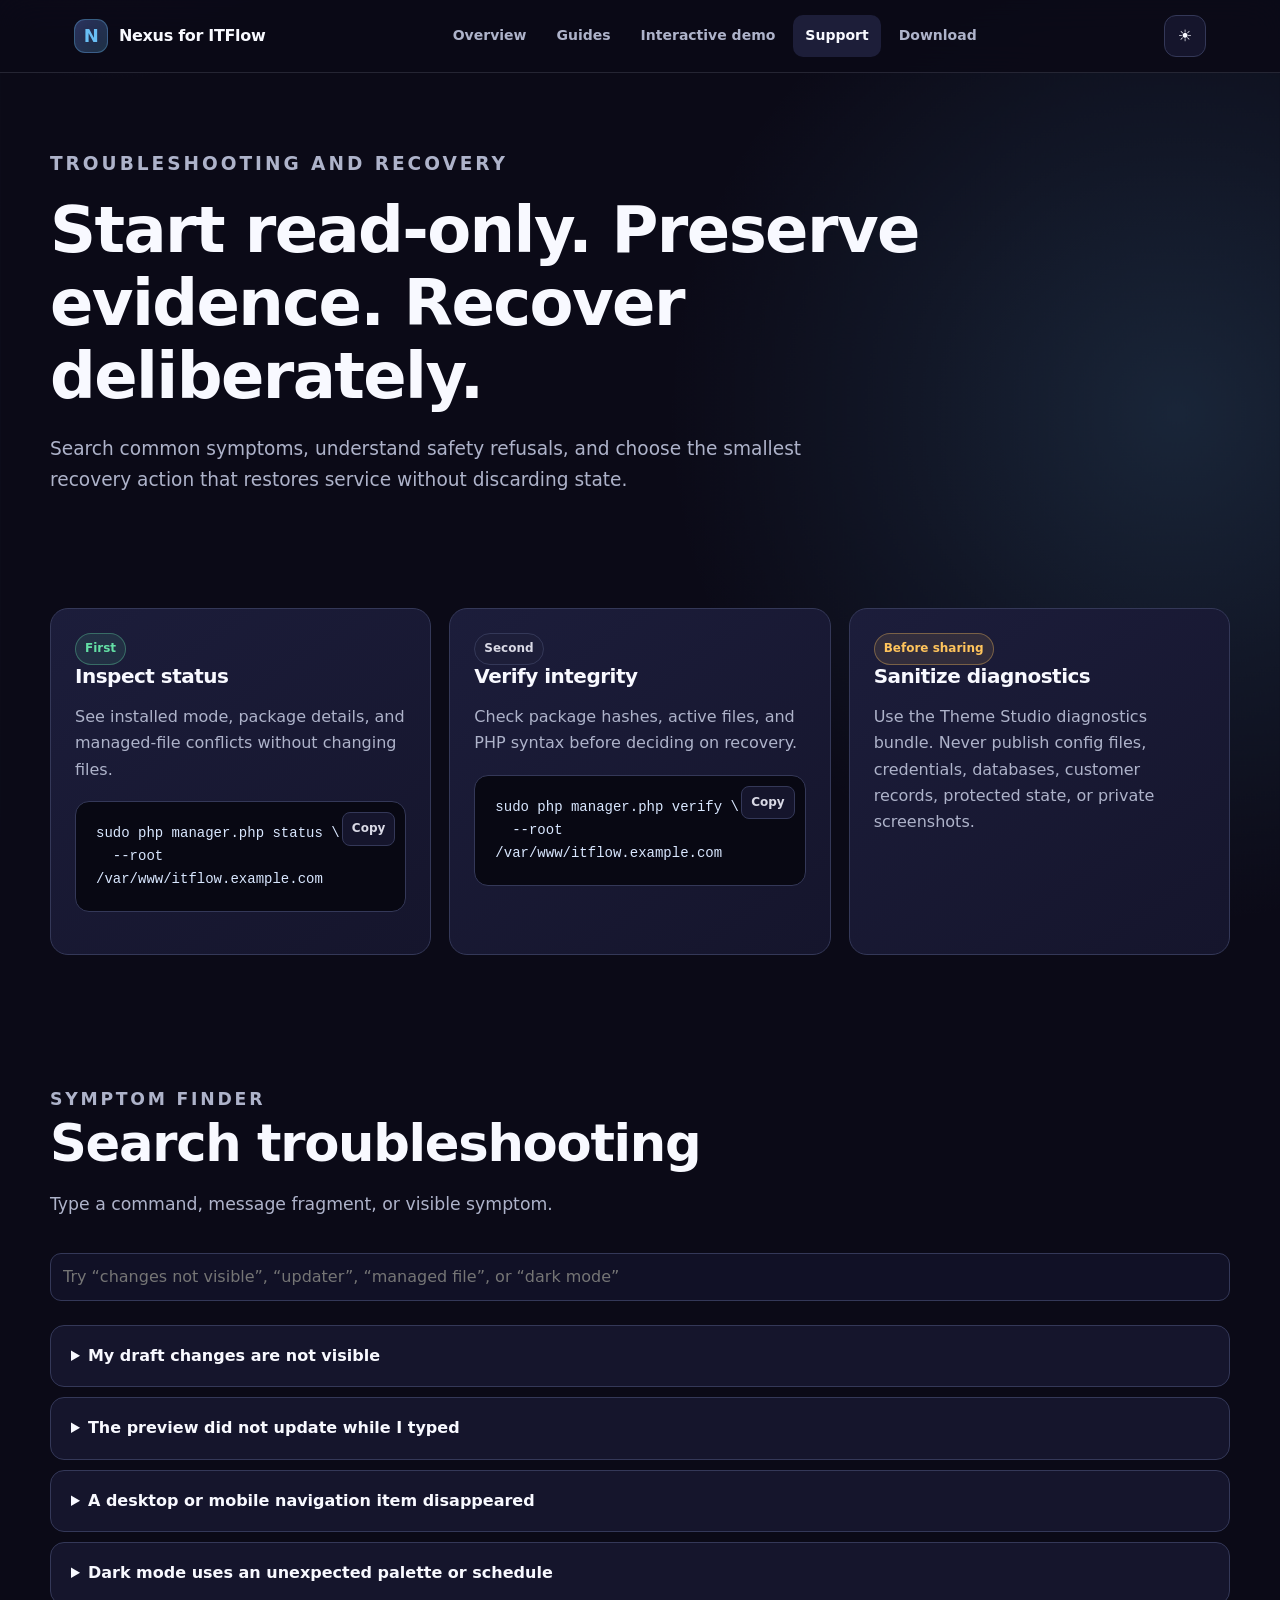
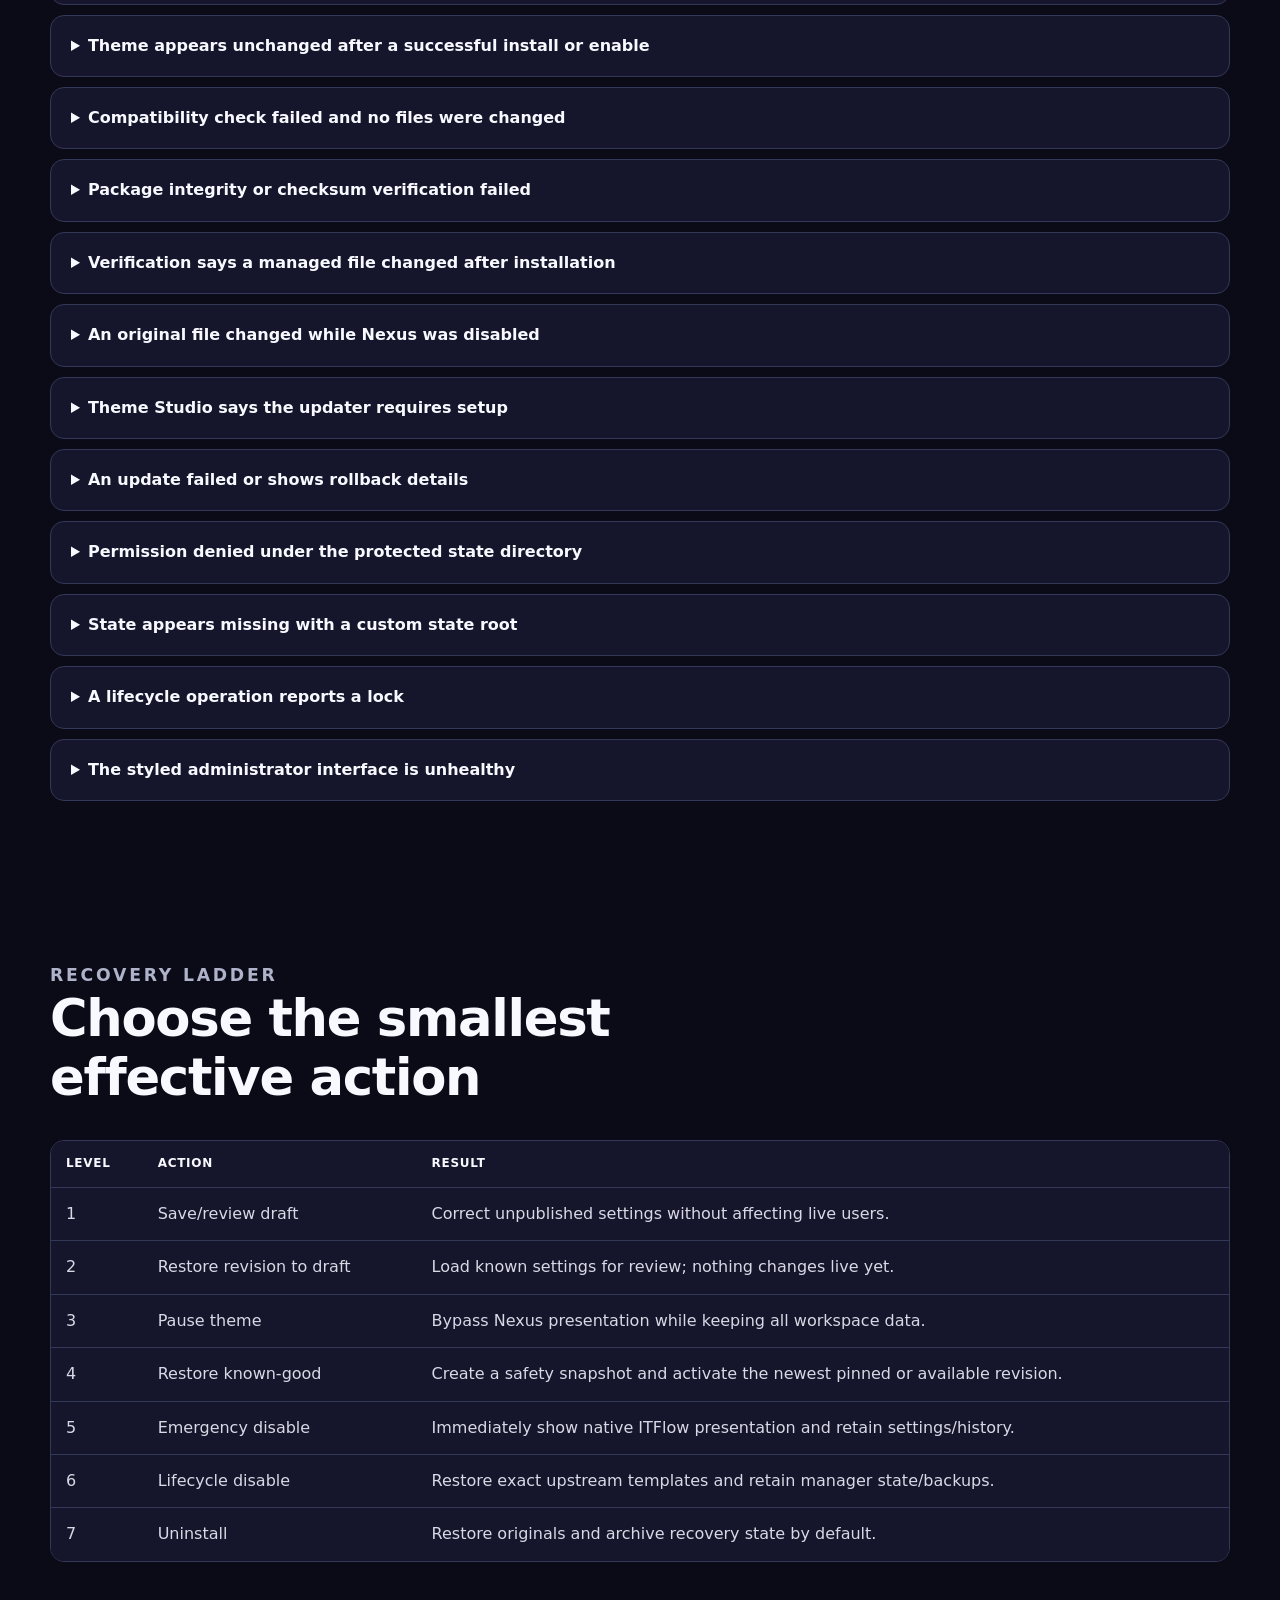
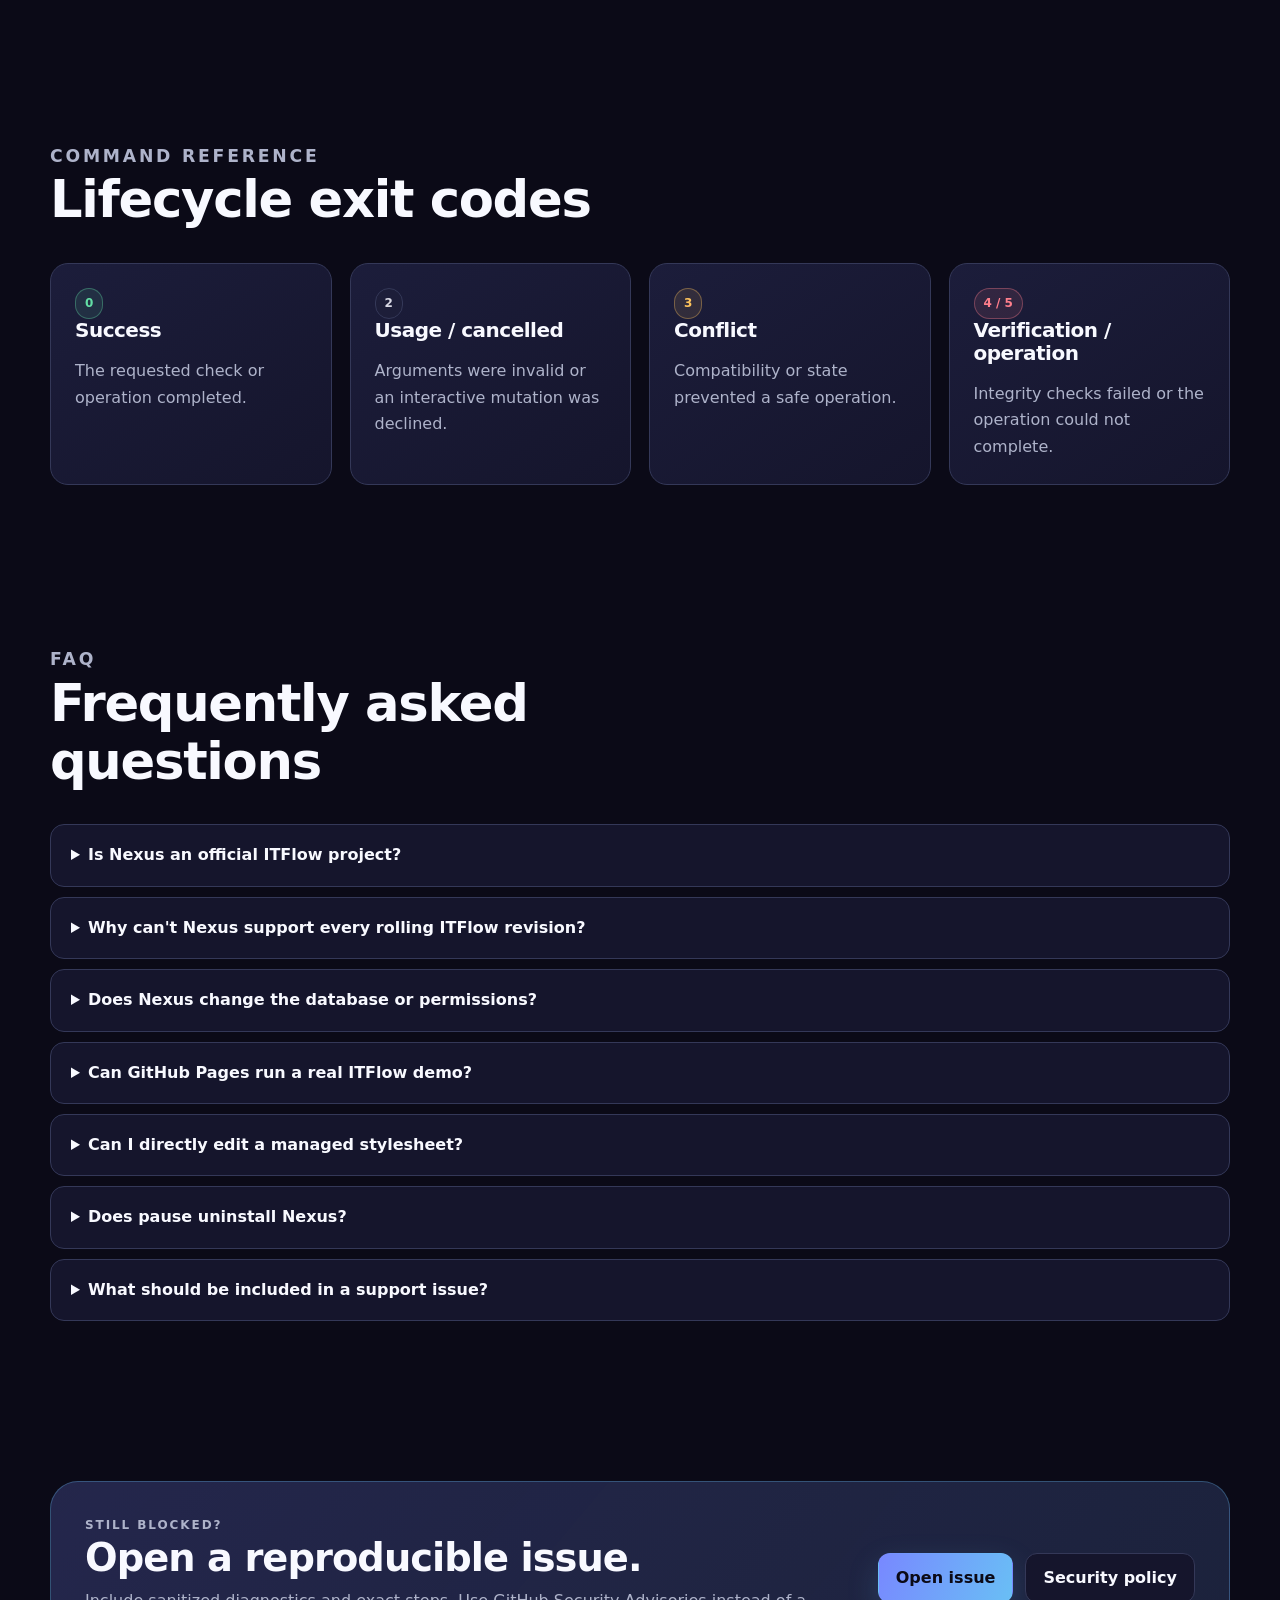
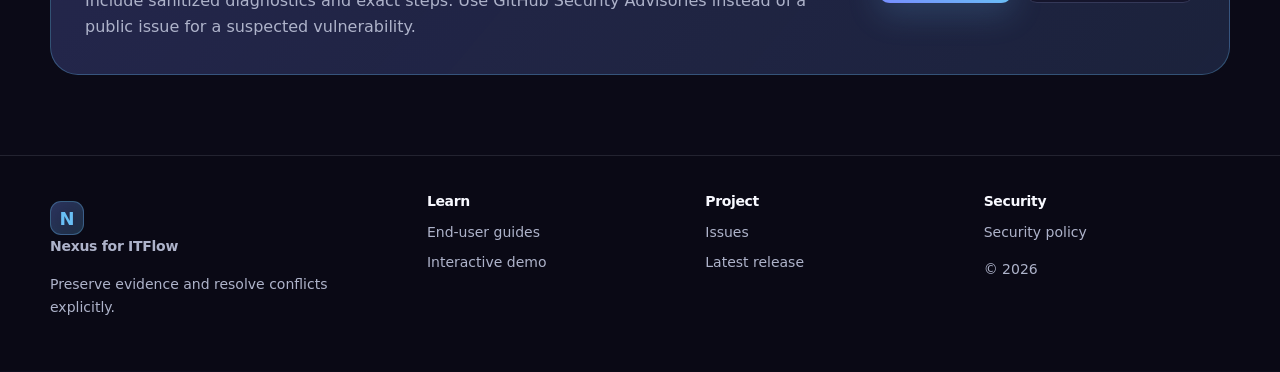
<file: pages/support.html>
<!doctype html>
<html lang="en">
<head>
  <meta charset="utf-8">
  <meta name="viewport" content="width=device-width, initial-scale=1">
  <meta name="description" content="Searchable troubleshooting, recovery, command reference, and FAQ for Nexus Theme Manager for ITFlow.">
  <meta name="theme-color" content="#0b0a17">
  <meta http-equiv="Content-Security-Policy" content="default-src 'self'; img-src 'self' data:; style-src 'self'; script-src 'self'; connect-src 'none'; object-src 'none'; base-uri 'self'; form-action 'none'">
  <title>Support · Nexus Theme Manager for ITFlow</title>
  <link rel="stylesheet" href="assets/site.css">
  <script src="assets/site.js" defer></script>
</head>
<body>
  <a class="skip-link" href="#main">Skip to content</a>
  <header class="site-header"><div class="nav-shell"><a class="brand" href="index.html" aria-label="Nexus documentation home"><span class="brand-mark" aria-hidden="true">N</span><span>Nexus for ITFlow</span></a><nav class="site-nav" data-site-nav aria-label="Primary navigation"><a href="index.html">Overview</a><a href="guide.html">Guides</a><a href="demo.html">Interactive demo</a><a href="support.html" aria-current="page">Support</a><a href="https://github.com/ithealthtech/nexus-theme-manager-for-itflow/releases/latest">Download</a></nav><div class="nav-actions"><button class="icon-button" type="button" data-doc-theme-toggle aria-label="Use light documentation theme">☀</button><button class="menu-button" type="button" data-menu-toggle aria-label="Open navigation" aria-expanded="false">☰</button></div></div></header>

  <main id="main">
    <header class="page-hero"><div class="container"><p class="eyebrow">Troubleshooting and recovery</p><h1>Start read-only. Preserve evidence. Recover deliberately.</h1><p>Search common symptoms, understand safety refusals, and choose the smallest recovery action that restores service without discarding state.</p></div></header>

    <section class="section-compact"><div class="container grid-3"><article class="card"><span class="badge badge-success">First</span><h3>Inspect status</h3><p>See installed mode, package details, and managed-file conflicts without changing files.</p><div class="code-block"><button class="copy-button" type="button" data-copy-target="#status-command">Copy</button><pre><code id="status-command">sudo php manager.php status \
  --root /var/www/itflow.example.com</code></pre></div></article><article class="card"><span class="badge">Second</span><h3>Verify integrity</h3><p>Check package hashes, active files, and PHP syntax before deciding on recovery.</p><div class="code-block"><button class="copy-button" type="button" data-copy-target="#verify-command">Copy</button><pre><code id="verify-command">sudo php manager.php verify \
  --root /var/www/itflow.example.com</code></pre></div></article><article class="card"><span class="badge badge-warning">Before sharing</span><h3>Sanitize diagnostics</h3><p>Use the Theme Studio diagnostics bundle. Never publish config files, credentials, databases, customer records, protected state, or private screenshots.</p></article></div></section>

    <section class="section"><div class="container" data-filter-list><div class="section-heading"><p class="section-kicker">Symptom finder</p><h2>Search troubleshooting</h2><p>Type a command, message fragment, or visible symptom.</p></div><div class="filter-bar"><label class="sr-only" for="support-search">Search troubleshooting</label><input class="search-input" id="support-search" type="search" data-filter-input placeholder="Try “changes not visible”, “updater”, “managed file”, or “dark mode”"></div><div class="accordion">
      <details data-filter-item><summary>My draft changes are not visible</summary><div><ul><li>Select <strong>Save draft</strong> after editing so previews regenerate from validated settings.</li><li>Select <strong>Publish draft</strong> only after review if users should see the change.</li><li>Confirm Nexus is Active, not paused or emergency-disabled.</li><li>For logos, check the target surface switch and correct light/dark asset.</li></ul></div></details>
      <details data-filter-item><summary>The preview did not update while I typed</summary><div><p>Expected behavior: unsaved form values are not treated as a trustworthy preview. Save the draft to validate inputs and regenerate all previews.</p></div></details>
      <details data-filter-item><summary>A desktop or mobile navigation item disappeared</summary><div><p>Open Layout → Navigation builder. Desktop and mobile lists are independent. Confirm Show is enabled and the current role is selected. Presentation visibility never replaces ITFlow authorization.</p></div></details>
      <details data-filter-item><summary>Dark mode uses an unexpected palette or schedule</summary><div><p>If user selection is allowed, a saved user choice overrides the configured default. Scheduled mode uses server-local time. Confirm dark-from/light-from values and inspect the independent dark palette and logo selection.</p></div></details>
      <details data-filter-item><summary>Theme appears unchanged after a successful install or enable</summary><div><p>Gracefully reload the actual PHP/web service to clear opcode caches, then hard-refresh a private browser window. Confirm that lifecycle status is enabled and Theme Studio presentation is active.</p></div></details>
      <details data-filter-item><summary>Compatibility check failed and no files were changed</summary><div><p>The ITFlow revision, required template, or local template hash does not match the release manifest. Preserve local changes, confirm the exact ITFlow commit, and obtain a Nexus release explicitly built for that revision. Never force the install.</p></div></details>
      <details data-filter-item><summary>Package integrity or checksum verification failed</summary><div><p>Stop. Remove only the suspect extracted/downloaded copy, obtain the versioned ZIP and checksum again from the official release, verify the outer archive, and extract a fresh package. Do not repair files inside an unverified archive.</p></div></details>
      <details data-filter-item><summary>Verification says a managed file changed after installation</summary><div><p>Nexus has detected drift and refuses to overwrite it. Copy the changed file to an approved evidence location, identify whether it came from an ITFlow update, emergency patch, or manual edit, and restore a known state deliberately. Do not alter recorded hashes.</p></div></details>
      <details data-filter-item><summary>An original file changed while Nexus was disabled</summary><div><p>Do not enable the old payload. The ITFlow instance likely changed while upstream templates were active. Complete ITFlow acceptance, then obtain a Nexus release compatible with the new revision.</p></div></details>
      <details data-filter-item><summary>Theme Studio says the updater requires setup</summary><div><p>Run the exact one-time root command shown in Updates & System through SSH. Theme Studio never receives general shell access. Return to Theme Studio and select Check for updates.</p></div></details>
      <details data-filter-item><summary>An update failed or shows rollback details</summary><div><p>Read the updater stage and bounded failure information. Confirm whether the previous package was restored and health-verified. Use Retry only for the same approved operation when offered. If manual attention is reported, preserve the diagnostics bundle and current package/state before changing anything.</p></div></details>
      <details data-filter-item><summary>Permission denied under the protected state directory</summary><div><p>Use the expected approved root/sudo workflow, or choose a protected custom state root during initial installation. When a custom state root exists, pass exactly the same path on every command.</p></div></details>
      <details data-filter-item><summary>State appears missing with a custom state root</summary><div><p>Repeat the command with the exact <code>--state-root</code> path used at installation. Do not create a new empty state path for an already-managed instance.</p></div></details>
      <details data-filter-item><summary>A lifecycle operation reports a lock</summary><div><p>Confirm whether another manager, upgrade, installer, or updater operation is active. Do not remove a live lock. If no process is active, preserve diagnostics and investigate how the previous operation ended before touching the instance lock.</p></div></details>
      <details data-filter-item><summary>The styled administrator interface is unhealthy</summary><div><ol><li>Open Updates & System if accessible.</li><li>Run health check.</li><li>Use Restore known-good for configuration damage.</li><li>Use Emergency disable when native presentation is needed immediately.</li><li>Download sanitized diagnostics before further changes.</li></ol><p>If Theme Studio is unavailable, use read-only CLI status/verify, then lifecycle disable after conflicts are resolved.</p></div></details>
    </div><div class="empty-state" data-filter-empty>No troubleshooting entries match that search. Try fewer words or open a GitHub issue with sanitized diagnostics.</div></div></section>

    <section class="section"><div class="container"><div class="section-heading"><p class="section-kicker">Recovery ladder</p><h2>Choose the smallest effective action</h2></div><div class="table-wrap"><table><thead><tr><th>Level</th><th>Action</th><th>Result</th></tr></thead><tbody><tr><td>1</td><td>Save/review draft</td><td>Correct unpublished settings without affecting live users.</td></tr><tr><td>2</td><td>Restore revision to draft</td><td>Load known settings for review; nothing changes live yet.</td></tr><tr><td>3</td><td>Pause theme</td><td>Bypass Nexus presentation while keeping all workspace data.</td></tr><tr><td>4</td><td>Restore known-good</td><td>Create a safety snapshot and activate the newest pinned or available revision.</td></tr><tr><td>5</td><td>Emergency disable</td><td>Immediately show native ITFlow presentation and retain settings/history.</td></tr><tr><td>6</td><td>Lifecycle disable</td><td>Restore exact upstream templates and retain manager state/backups.</td></tr><tr><td>7</td><td>Uninstall</td><td>Restore originals and archive recovery state by default.</td></tr></tbody></table></div></div></section>

    <section class="section"><div class="container"><div class="section-heading"><p class="section-kicker">Command reference</p><h2>Lifecycle exit codes</h2></div><div class="grid-4"><div class="card"><strong class="badge badge-success">0</strong><h3>Success</h3><p>The requested check or operation completed.</p></div><div class="card"><strong class="badge">2</strong><h3>Usage / cancelled</h3><p>Arguments were invalid or an interactive mutation was declined.</p></div><div class="card"><strong class="badge badge-warning">3</strong><h3>Conflict</h3><p>Compatibility or state prevented a safe operation.</p></div><div class="card"><strong class="badge badge-danger">4 / 5</strong><h3>Verification / operation</h3><p>Integrity checks failed or the operation could not complete.</p></div></div></div></section>

    <section class="section"><div class="container"><div class="section-heading"><p class="section-kicker">FAQ</p><h2>Frequently asked questions</h2></div><div class="accordion"><details><summary>Is Nexus an official ITFlow project?</summary><div><p>No. Nexus is an independent GPL-3.0 integration that packages modified ITFlow templates. ITFlow remains a separate upstream project.</p></div></details><details><summary>Why can't Nexus support every rolling ITFlow revision?</summary><div><p>The supported ITFlow source does not expose native theme hooks or a template override registry. Nexus manages a bounded set of verified files and must test the exact upstream templates it changes.</p></div></details><details><summary>Does Nexus change the database or permissions?</summary><div><p>It changes presentation and managed navigation display. It does not replace ITFlow authentication, database logic, ticket permissions, invoice authorization, or role enforcement.</p></div></details><details><summary>Can GitHub Pages run a real ITFlow demo?</summary><div><p>No. GitHub Pages cannot execute PHP or provide the ITFlow database/backend. The included demo is intentionally a fictional browser-only presentation simulation.</p></div></details><details><summary>Can I directly edit a managed stylesheet?</summary><div><p>Not while retaining conflict-safe verification and lifecycle operations. Local edits are detected as drift. Make the change through Theme Studio or build and validate a new compatibility package.</p></div></details><details><summary>Does pause uninstall Nexus?</summary><div><p>No. Pause bypasses Nexus presentation and retains configuration, revisions, assets, and package state for reactivation.</p></div></details><details><summary>What should be included in a support issue?</summary><div><p>Version, compatible ITFlow revision, exact command/action, exit code, sanitized diagnostics, expected/actual behavior, and reproducible steps. Exclude credentials, databases, configuration secrets, client data, protected state, and private screenshots.</p></div></details></div></div></section>

    <section class="section"><div class="container"><div class="cta-panel"><div><p class="section-kicker">Still blocked?</p><h2>Open a reproducible issue.</h2><p>Include sanitized diagnostics and exact steps. Use GitHub Security Advisories instead of a public issue for a suspected vulnerability.</p></div><div class="button-row"><a class="button button-primary" href="https://github.com/ithealthtech/nexus-theme-manager-for-itflow/issues/new">Open issue</a><a class="button" href="https://github.com/ithealthtech/nexus-theme-manager-for-itflow/security/policy">Security policy</a></div></div></div></section>
  </main>

  <footer class="site-footer"><div class="container footer-grid"><div><a class="brand" href="index.html"><span class="brand-mark" aria-hidden="true">N</span><span>Nexus for ITFlow</span></a><p class="footer-note">Preserve evidence and resolve conflicts explicitly.</p></div><div><h3>Learn</h3><a href="guide.html">End-user guides</a><a href="demo.html">Interactive demo</a></div><div><h3>Project</h3><a href="https://github.com/ithealthtech/nexus-theme-manager-for-itflow/issues">Issues</a><a href="https://github.com/ithealthtech/nexus-theme-manager-for-itflow/releases/latest">Latest release</a></div><div><h3>Security</h3><a href="https://github.com/ithealthtech/nexus-theme-manager-for-itflow/security/policy">Security policy</a><p class="footer-note">© <span data-current-year></span></p></div></div></footer>
  <div class="sr-only" aria-live="polite" data-live-region></div>
</body>
</html>
</file>
<file: pages/assets/site.css>
:root {
  color-scheme: dark;
  --ink: #0b0a17;
  --ink-soft: #111126;
  --surface: #15152c;
  --surface-raised: #1d1e39;
  --surface-soft: #25284a;
  --line: #343858;
  --text: #f8f9ff;
  --copy: #d9d9e5;
  --muted: #aeb3ca;
  --cyan: #69bff5;
  --cyan-strong: #36aeea;
  --violet: #7888ff;
  --green: #63dfa5;
  --amber: #ffc45c;
  --red: #ff7f8c;
  --shadow: 0 24px 70px rgba(0, 0, 0, 0.28);
  --radius-sm: 10px;
  --radius: 18px;
  --radius-lg: 28px;
  --max: 1180px;
  --nav-height: 72px;
  font-family: Inter, ui-sans-serif, system-ui, -apple-system, BlinkMacSystemFont, "Segoe UI", sans-serif;
}

* {
  box-sizing: border-box;
}

html {
  scroll-behavior: smooth;
  scroll-padding-top: calc(var(--nav-height) + 24px);
}

body {
  min-width: 320px;
  margin: 0;
  background:
    radial-gradient(circle at 8% -8%, rgba(120, 136, 255, 0.22), transparent 31rem),
    radial-gradient(circle at 92% 8%, rgba(105, 191, 245, 0.15), transparent 32rem),
    var(--ink);
  color: var(--copy);
  font-size: 16px;
  line-height: 1.65;
}

body[data-doc-theme="light"] {
  color-scheme: light;
  --ink: #eef1f8;
  --ink-soft: #f8f9fc;
  --surface: #ffffff;
  --surface-raised: #f4f6fb;
  --surface-soft: #e8ecf6;
  --line: #d1d7e5;
  --text: #111329;
  --copy: #34384f;
  --muted: #6a7085;
  --shadow: 0 24px 70px rgba(26, 38, 68, 0.12);
}

button,
input,
select,
textarea {
  font: inherit;
}

a {
  color: var(--cyan);
  text-underline-offset: 3px;
}

a:hover {
  color: #9edaff;
}

button,
a {
  -webkit-tap-highlight-color: transparent;
}

:focus-visible {
  outline: 3px solid var(--cyan);
  outline-offset: 3px;
}

.skip-link {
  position: fixed;
  z-index: 1000;
  top: 10px;
  left: 10px;
  transform: translateY(-160%);
  padding: 10px 14px;
  border-radius: var(--radius-sm);
  background: var(--text);
  color: var(--ink);
  font-weight: 800;
}

.skip-link:focus {
  transform: translateY(0);
}

.site-header {
  position: sticky;
  z-index: 100;
  top: 0;
  border-bottom: 1px solid rgba(174, 179, 202, 0.16);
  background: color-mix(in srgb, var(--ink) 86%, transparent);
  backdrop-filter: blur(18px);
}

.nav-shell {
  display: flex;
  min-height: var(--nav-height);
  max-width: var(--max);
  align-items: center;
  justify-content: space-between;
  gap: 24px;
  margin: 0 auto;
  padding: 0 24px;
}

.brand {
  display: inline-flex;
  align-items: center;
  gap: 11px;
  color: var(--text);
  font-weight: 850;
  letter-spacing: -0.02em;
  text-decoration: none;
}

.brand-mark {
  display: grid;
  width: 34px;
  height: 34px;
  place-items: center;
  border: 1px solid rgba(105, 191, 245, 0.35);
  border-radius: 11px;
  background: linear-gradient(135deg, rgba(120, 136, 255, 0.28), rgba(105, 191, 245, 0.18));
  box-shadow: inset 0 0 24px rgba(105, 191, 245, 0.08);
  color: var(--cyan);
  font-size: 18px;
}

.site-nav {
  display: flex;
  align-items: center;
  gap: 6px;
}

.site-nav a {
  padding: 9px 12px;
  border-radius: 10px;
  color: var(--muted);
  font-size: 14px;
  font-weight: 700;
  text-decoration: none;
}

.site-nav a:hover,
.site-nav a[aria-current="page"] {
  background: var(--surface-raised);
  color: var(--text);
}

.nav-actions {
  display: flex;
  align-items: center;
  gap: 8px;
}

.icon-button,
.menu-button {
  display: inline-grid;
  width: 42px;
  height: 42px;
  place-items: center;
  border: 1px solid var(--line);
  border-radius: 12px;
  background: var(--surface);
  color: var(--text);
  cursor: pointer;
}

.menu-button {
  display: none;
}

.container {
  width: min(calc(100% - 40px), var(--max));
  margin-inline: auto;
}

.hero {
  position: relative;
  overflow: hidden;
  padding: 94px 0 74px;
}

.hero::after {
  position: absolute;
  z-index: -1;
  width: 520px;
  height: 520px;
  border: 1px solid rgba(105, 191, 245, 0.13);
  border-radius: 50%;
  content: "";
  right: -180px;
  top: -180px;
  box-shadow:
    0 0 0 60px rgba(105, 191, 245, 0.025),
    0 0 0 120px rgba(120, 136, 255, 0.02);
}

.hero-grid {
  display: grid;
  grid-template-columns: minmax(0, 1.15fr) minmax(340px, 0.85fr);
  align-items: center;
  gap: 64px;
}

.eyebrow,
.section-kicker {
  margin: 0 0 14px;
  color: var(--cyan);
  font-size: 12px;
  font-weight: 900;
  letter-spacing: 0.16em;
  text-transform: uppercase;
}

h1,
h2,
h3,
h4 {
  margin-top: 0;
  color: var(--text);
  line-height: 1.14;
  letter-spacing: -0.025em;
}

h1 {
  max-width: 760px;
  margin-bottom: 22px;
  font-size: clamp(2.65rem, 6vw, 5rem);
}

h2 {
  margin-bottom: 18px;
  font-size: clamp(2rem, 4vw, 3.25rem);
}

h3 {
  margin-bottom: 10px;
  font-size: 1.25rem;
}

.hero-copy {
  max-width: 690px;
  margin: 0 0 28px;
  color: var(--muted);
  font-size: clamp(1.05rem, 2vw, 1.25rem);
}

.button-row {
  display: flex;
  flex-wrap: wrap;
  gap: 12px;
}

.button {
  display: inline-flex;
  min-height: 46px;
  align-items: center;
  justify-content: center;
  gap: 9px;
  padding: 11px 17px;
  border: 1px solid var(--line);
  border-radius: 12px;
  background: var(--surface);
  color: var(--text);
  font-weight: 800;
  text-decoration: none;
  cursor: pointer;
}

.button:hover {
  border-color: var(--cyan);
  color: var(--text);
}

.button-primary {
  border-color: transparent;
  background: linear-gradient(110deg, var(--violet), var(--cyan));
  color: #0b0a17;
  box-shadow: 0 12px 32px rgba(105, 191, 245, 0.18);
}

.button-danger {
  border-color: rgba(255, 127, 140, 0.4);
  color: var(--red);
}

.button-small {
  min-height: 38px;
  padding: 7px 11px;
  font-size: 13px;
}

.hero-panel,
.panel,
.card {
  border: 1px solid var(--line);
  background: linear-gradient(145deg, color-mix(in srgb, var(--surface) 93%, var(--violet)), var(--surface));
  box-shadow: var(--shadow);
}

.hero-panel {
  padding: 26px;
  border-radius: var(--radius-lg);
}

.release-line {
  display: flex;
  align-items: center;
  justify-content: space-between;
  gap: 20px;
  padding-bottom: 18px;
  border-bottom: 1px solid var(--line);
}

.release-line strong {
  color: var(--text);
  font-size: 22px;
}

.status-dot {
  display: inline-block;
  width: 9px;
  height: 9px;
  margin-right: 7px;
  border-radius: 50%;
  background: var(--green);
  box-shadow: 0 0 0 5px rgba(99, 223, 165, 0.12);
}

.meta-list {
  display: grid;
  gap: 0;
  margin: 14px 0 0;
}

.meta-row {
  display: flex;
  align-items: baseline;
  justify-content: space-between;
  gap: 16px;
  padding: 10px 0;
}

.meta-row dt {
  color: var(--muted);
}

.meta-row dd {
  margin: 0;
  color: var(--text);
  font-weight: 750;
  text-align: right;
}

.mono,
code,
pre {
  font-family: "SFMono-Regular", Consolas, "Liberation Mono", monospace;
}

.section {
  padding: 80px 0;
}

.section-compact {
  padding: 50px 0;
}

.section-heading {
  max-width: 760px;
  margin-bottom: 34px;
}

.section-heading p {
  margin-bottom: 0;
  color: var(--muted);
  font-size: 1.08rem;
}

.grid-2,
.grid-3,
.grid-4 {
  display: grid;
  gap: 18px;
}

.grid-2 {
  grid-template-columns: repeat(2, minmax(0, 1fr));
}

.grid-3 {
  grid-template-columns: repeat(3, minmax(0, 1fr));
}

.grid-4 {
  grid-template-columns: repeat(4, minmax(0, 1fr));
}

.card {
  padding: 24px;
  border-radius: var(--radius);
  box-shadow: none;
}

.card p:last-child,
.card ul:last-child {
  margin-bottom: 0;
}

.card-icon {
  display: grid;
  width: 42px;
  height: 42px;
  place-items: center;
  margin-bottom: 18px;
  border-radius: 12px;
  background: rgba(105, 191, 245, 0.1);
  color: var(--cyan);
  font-weight: 900;
}

.card p,
.card li {
  color: var(--muted);
}

.badge,
.pill {
  display: inline-flex;
  align-items: center;
  gap: 6px;
  padding: 5px 9px;
  border: 1px solid var(--line);
  border-radius: 999px;
  background: var(--surface-raised);
  color: var(--copy);
  font-size: 12px;
  font-weight: 800;
}

.badge-success {
  border-color: rgba(99, 223, 165, 0.35);
  background: rgba(99, 223, 165, 0.1);
  color: var(--green);
}

.badge-warning {
  border-color: rgba(255, 196, 92, 0.35);
  background: rgba(255, 196, 92, 0.1);
  color: var(--amber);
}

.badge-danger {
  border-color: rgba(255, 127, 140, 0.35);
  background: rgba(255, 127, 140, 0.1);
  color: var(--red);
}

.step-list {
  display: grid;
  gap: 16px;
  margin: 0;
  padding: 0;
  list-style: none;
  counter-reset: steps;
}

.step-list > li {
  position: relative;
  min-height: 64px;
  padding: 6px 0 6px 76px;
  counter-increment: steps;
}

.step-list > li::before {
  position: absolute;
  top: 0;
  left: 0;
  display: grid;
  width: 52px;
  height: 52px;
  place-items: center;
  border: 1px solid var(--line);
  border-radius: 16px;
  background: var(--surface);
  color: var(--cyan);
  content: counter(steps, decimal-leading-zero);
  font-family: "SFMono-Regular", Consolas, monospace;
  font-weight: 900;
}

.step-list strong {
  display: block;
  color: var(--text);
  font-size: 1.04rem;
}

.code-block {
  position: relative;
  overflow: auto;
  margin: 18px 0;
  border: 1px solid var(--line);
  border-radius: 14px;
  background: #080813;
  color: #d9e7ff;
}

.code-block pre {
  margin: 0;
  padding: 20px 58px 20px 20px;
  font-size: 14px;
  line-height: 1.65;
  white-space: pre-wrap;
  overflow-wrap: anywhere;
}

.copy-button {
  position: absolute;
  top: 10px;
  right: 10px;
  padding: 6px 9px;
  border: 1px solid #343858;
  border-radius: 8px;
  background: #15152c;
  color: #d9d9e5;
  font-size: 12px;
  font-weight: 800;
  cursor: pointer;
}

.notice {
  display: grid;
  grid-template-columns: auto 1fr;
  gap: 13px;
  margin: 22px 0;
  padding: 18px;
  border: 1px solid rgba(105, 191, 245, 0.32);
  border-radius: 14px;
  background: rgba(105, 191, 245, 0.07);
}

.notice-warning {
  border-color: rgba(255, 196, 92, 0.35);
  background: rgba(255, 196, 92, 0.07);
}

.notice-danger {
  border-color: rgba(255, 127, 140, 0.35);
  background: rgba(255, 127, 140, 0.07);
}

.notice strong {
  color: var(--text);
}

.notice p {
  margin: 0;
}

.page-hero {
  padding: 76px 0 44px;
}

.page-hero h1 {
  max-width: 900px;
  font-size: clamp(2.45rem, 5vw, 4.25rem);
}

.page-hero p {
  max-width: 760px;
  color: var(--muted);
  font-size: 1.16rem;
}

.docs-layout {
  display: grid;
  grid-template-columns: 255px minmax(0, 1fr);
  align-items: start;
  gap: 42px;
  padding-bottom: 90px;
}

.toc {
  position: sticky;
  top: calc(var(--nav-height) + 22px);
  max-height: calc(100vh - var(--nav-height) - 42px);
  overflow: auto;
  padding: 16px;
  border: 1px solid var(--line);
  border-radius: 16px;
  background: var(--surface);
}

.toc strong {
  display: block;
  margin: 4px 8px 10px;
  color: var(--text);
  font-size: 13px;
  text-transform: uppercase;
  letter-spacing: 0.08em;
}

.toc a {
  display: block;
  padding: 7px 8px;
  border-radius: 8px;
  color: var(--muted);
  font-size: 14px;
  font-weight: 650;
  text-decoration: none;
}

.toc a:hover {
  background: var(--surface-raised);
  color: var(--text);
}

.docs-content {
  min-width: 0;
}

.docs-content > section {
  padding: 12px 0 54px;
  border-bottom: 1px solid rgba(174, 179, 202, 0.14);
}

.docs-content > section:last-child {
  border-bottom: 0;
}

.docs-content h2 {
  font-size: clamp(1.8rem, 3vw, 2.6rem);
}

.docs-content h3 {
  margin-top: 30px;
}

.table-wrap {
  overflow-x: auto;
  margin: 20px 0;
  border: 1px solid var(--line);
  border-radius: 14px;
}

table {
  width: 100%;
  border-collapse: collapse;
  background: var(--surface);
}

th,
td {
  padding: 13px 15px;
  border-bottom: 1px solid var(--line);
  text-align: left;
  vertical-align: top;
}

th {
  color: var(--text);
  font-size: 12px;
  letter-spacing: 0.06em;
  text-transform: uppercase;
}

td {
  color: var(--copy);
}

tr:last-child td {
  border-bottom: 0;
}

.field-grid {
  display: grid;
  grid-template-columns: repeat(2, minmax(0, 1fr));
  gap: 15px;
}

.field {
  display: grid;
  gap: 7px;
}

.field label,
.field-label {
  color: var(--copy);
  font-size: 14px;
  font-weight: 750;
}

.field input,
.field select,
.field textarea,
.search-input {
  width: 100%;
  min-height: 46px;
  padding: 10px 12px;
  border: 1px solid var(--line);
  border-radius: 11px;
  background: var(--ink-soft);
  color: var(--text);
}

.field textarea {
  min-height: 120px;
  resize: vertical;
}

.command-builder {
  padding: 24px;
  border: 1px solid var(--line);
  border-radius: 20px;
  background: var(--surface);
}

.segmented {
  display: inline-flex;
  flex-wrap: wrap;
  gap: 6px;
  padding: 5px;
  border: 1px solid var(--line);
  border-radius: 12px;
  background: var(--ink-soft);
}

.segmented button {
  min-height: 36px;
  padding: 7px 11px;
  border: 0;
  border-radius: 8px;
  background: transparent;
  color: var(--muted);
  font-weight: 750;
  cursor: pointer;
}

.segmented button[aria-pressed="true"] {
  background: var(--surface-soft);
  color: var(--text);
}

.filter-bar {
  display: flex;
  align-items: center;
  gap: 12px;
  margin: 18px 0 24px;
}

.filter-bar .search-input {
  flex: 1;
}

.accordion {
  display: grid;
  gap: 10px;
}

.accordion details {
  border: 1px solid var(--line);
  border-radius: 14px;
  background: var(--surface);
}

.accordion summary {
  padding: 17px 20px;
  color: var(--text);
  font-weight: 800;
  cursor: pointer;
}

.accordion details > div {
  padding: 0 20px 19px;
}

.accordion details p:last-child,
.accordion details ul:last-child {
  margin-bottom: 0;
}

.empty-state {
  display: none;
  padding: 28px;
  border: 1px dashed var(--line);
  border-radius: 14px;
  color: var(--muted);
  text-align: center;
}

.cta-panel {
  display: grid;
  grid-template-columns: 1fr auto;
  align-items: center;
  gap: 30px;
  padding: 34px;
  border: 1px solid rgba(105, 191, 245, 0.3);
  border-radius: var(--radius-lg);
  background:
    linear-gradient(130deg, rgba(120, 136, 255, 0.15), rgba(105, 191, 245, 0.08)),
    var(--surface);
}

.cta-panel h2 {
  margin-bottom: 8px;
  font-size: clamp(1.7rem, 3vw, 2.4rem);
}

.cta-panel p {
  margin: 0;
  color: var(--muted);
}

.site-footer {
  padding: 38px 0;
  border-top: 1px solid rgba(174, 179, 202, 0.15);
  background: rgba(0, 0, 0, 0.08);
}

.footer-grid {
  display: grid;
  grid-template-columns: 1.4fr repeat(3, 1fr);
  gap: 32px;
}

.footer-grid h3 {
  margin-bottom: 11px;
  font-size: 14px;
}

.footer-grid a {
  display: block;
  margin: 7px 0;
  color: var(--muted);
  font-size: 14px;
  text-decoration: none;
}

.footer-grid a:hover {
  color: var(--text);
}

.footer-note {
  max-width: 390px;
  color: var(--muted);
  font-size: 14px;
}

.sr-only {
  position: absolute;
  width: 1px;
  height: 1px;
  overflow: hidden;
  clip: rect(0, 0, 0, 0);
  white-space: nowrap;
}

/* Demo shell */
.demo-disclosure {
  display: flex;
  align-items: center;
  justify-content: space-between;
  gap: 18px;
  margin: 20px 0;
  padding: 14px 17px;
  border: 1px solid rgba(255, 196, 92, 0.38);
  border-radius: 13px;
  background: rgba(255, 196, 92, 0.08);
  color: var(--copy);
}

.demo-toolbar {
  display: flex;
  flex-wrap: wrap;
  align-items: end;
  justify-content: space-between;
  gap: 16px;
  margin-bottom: 16px;
  padding: 16px;
  border: 1px solid var(--line);
  border-radius: 16px;
  background: var(--surface);
}

.demo-control-group {
  display: grid;
  gap: 7px;
}

.demo-control-group > span {
  color: var(--muted);
  font-size: 12px;
  font-weight: 800;
  letter-spacing: 0.06em;
  text-transform: uppercase;
}

.palette-row {
  display: flex;
  gap: 7px;
}

.palette-button {
  width: 34px;
  height: 34px;
  border: 2px solid transparent;
  border-radius: 50%;
  background: var(--swatch);
  box-shadow: inset 0 0 0 4px var(--surface);
  cursor: pointer;
}

.palette-button[aria-pressed="true"] {
  border-color: var(--text);
}

.palette-aurora { --swatch: linear-gradient(135deg, #7888ff, #69bff5); }
.palette-ocean { --swatch: linear-gradient(135deg, #2563eb, #38bdf8); }
.palette-emerald { --swatch: linear-gradient(135deg, #20b486, #5ee9b5); }
.palette-ember { --swatch: linear-gradient(135deg, #f36d75, #ffb45e); }
.palette-slate { --swatch: linear-gradient(135deg, #64748b, #a5b4fc); }

.demo-frame {
  --demo-accent: #69bff5;
  --demo-accent-2: #7888ff;
  --demo-shell: #121124;
  --demo-page: #f3f4fa;
  --demo-card: #ffffff;
  --demo-text: #121124;
  --demo-muted: #6f7288;
  --demo-border: #d7d9e7;
  overflow: hidden;
  min-height: 660px;
  border: 1px solid var(--line);
  border-radius: 22px;
  background: var(--demo-page);
  box-shadow: var(--shadow);
  color: var(--demo-text);
}

.demo-frame[data-mode="dark"] {
  --demo-page: #0b0a17;
  --demo-card: #15152c;
  --demo-text: #f8f9ff;
  --demo-muted: #aeb3ca;
  --demo-border: #343858;
}

.demo-topbar {
  display: flex;
  min-height: 62px;
  align-items: center;
  justify-content: space-between;
  gap: 20px;
  padding: 0 20px;
  background: var(--demo-shell);
  color: #ffffff;
}

.demo-brand {
  display: flex;
  align-items: center;
  gap: 10px;
  font-weight: 850;
}

.demo-brand-mark {
  display: grid;
  width: 30px;
  height: 30px;
  place-items: center;
  border-radius: 9px;
  background: linear-gradient(135deg, var(--demo-accent-2), var(--demo-accent));
  color: #0b0a17;
  font-weight: 950;
}

.demo-frame button,
.demo-frame input,
.demo-frame select,
.demo-frame textarea {
  color: inherit;
}

.demo-main {
  min-height: 598px;
}

.demo-view {
  display: none;
}

.demo-view.is-active {
  display: block;
}

.demo-client-hero {
  padding: 34px;
  background:
    radial-gradient(circle at 90% 0, color-mix(in srgb, var(--demo-accent) 24%, transparent), transparent 30rem),
    var(--demo-shell);
  color: #ffffff;
}

.demo-client-hero h2 {
  margin: 0 0 6px;
  color: #ffffff;
  font-size: 2rem;
}

.demo-client-hero p {
  margin: 0;
  color: #cfd3e5;
}

.demo-content {
  padding: 24px;
}

.demo-stats {
  display: grid;
  grid-template-columns: repeat(4, minmax(0, 1fr));
  gap: 14px;
  margin-bottom: 18px;
}

.demo-stat,
.demo-card {
  border: 1px solid var(--demo-border);
  border-radius: 12px;
  background: var(--demo-card);
}

.demo-stat {
  padding: 16px;
}

.demo-stat strong {
  display: block;
  margin-bottom: 2px;
  color: var(--demo-text);
  font-size: 1.65rem;
  line-height: 1;
}

.demo-stat span {
  color: var(--demo-muted);
  font-size: 12px;
  font-weight: 700;
}

.demo-card {
  overflow: hidden;
}

.demo-card-header {
  display: flex;
  min-height: 54px;
  align-items: center;
  justify-content: space-between;
  gap: 16px;
  padding: 12px 16px;
  border-bottom: 1px solid var(--demo-border);
}

.demo-card-header h3 {
  margin: 0;
  color: var(--demo-text);
  font-size: 1rem;
}

.demo-action {
  min-height: 38px;
  padding: 8px 12px;
  border: 0;
  border-radius: 9px;
  background: linear-gradient(110deg, var(--demo-accent-2), var(--demo-accent));
  color: #0b0a17 !important;
  font-weight: 850;
  cursor: pointer;
}

.demo-secondary {
  border: 1px solid var(--demo-border);
  background: var(--demo-card);
  color: var(--demo-text) !important;
}

.demo-table {
  width: 100%;
  border-collapse: collapse;
  background: var(--demo-card);
}

.demo-card .table-wrap {
  margin: 0;
  border: 0;
  border-radius: 0;
  background: var(--demo-card);
}

.demo-table th,
.demo-table td {
  padding: 11px 14px;
  border-bottom: 1px solid var(--demo-border);
  color: var(--demo-text);
}

.demo-table th {
  color: var(--demo-muted);
  font-size: 11px;
}

.demo-table tr:last-child td {
  border-bottom: 0;
}

.demo-status {
  display: inline-flex;
  padding: 4px 8px;
  border-radius: 999px;
  background: color-mix(in srgb, var(--demo-accent) 18%, transparent);
  color: var(--demo-text);
  font-size: 11px;
  font-weight: 850;
}

.demo-topbar .demo-status {
  color: #ffffff;
}

.demo-technician {
  display: grid;
  grid-template-columns: 190px minmax(0, 1fr);
  min-height: 598px;
}

.demo-sidebar {
  padding: 18px 12px;
  background: var(--demo-shell);
  color: #cfd3e5;
}

.demo-sidebar-label {
  margin: 16px 8px 7px;
  color: #858aa6;
  font-size: 10px;
  font-weight: 900;
  letter-spacing: 0.1em;
  text-transform: uppercase;
}

.demo-sidebar button {
  display: flex;
  width: 100%;
  align-items: center;
  gap: 9px;
  padding: 10px;
  border: 0;
  border-radius: 9px;
  background: transparent;
  color: #cfd3e5;
  text-align: left;
  cursor: pointer;
}

.demo-sidebar button.is-active {
  background: linear-gradient(110deg, var(--demo-accent-2), var(--demo-accent));
  color: #0b0a17;
  font-weight: 850;
}

.demo-workspace {
  padding: 22px;
}

.demo-workspace h2 {
  margin-bottom: 4px;
  color: var(--demo-text);
  font-size: 1.8rem;
}

.demo-workspace > p {
  margin-top: 0;
  color: var(--demo-muted);
}

.demo-filter-row {
  display: flex;
  gap: 10px;
  margin: 14px 0;
}

.demo-filter-row input,
.demo-filter-row select,
.demo-form input,
.demo-form select,
.demo-form textarea {
  min-height: 40px;
  padding: 8px 10px;
  border: 1px solid var(--demo-border);
  border-radius: 8px;
  background: var(--demo-card);
  color: var(--demo-text);
}

.demo-filter-row input {
  flex: 1;
}

.demo-studio {
  display: grid;
  grid-template-columns: minmax(250px, 0.38fr) minmax(0, 0.62fr);
  min-height: 598px;
}

.demo-studio-controls {
  padding: 20px;
  border-right: 1px solid var(--demo-border);
  background: var(--demo-card);
}

.demo-studio-controls h2 {
  color: var(--demo-text);
  font-size: 1.55rem;
}

.demo-studio-controls p {
  color: var(--demo-muted);
  font-size: 13px;
}

.demo-studio-preview {
  display: grid;
  place-items: center;
  padding: 24px;
  background: var(--demo-page);
}

.demo-preview-card {
  width: min(100%, 440px);
  padding: 26px;
  border: 1px solid var(--demo-border);
  border-radius: var(--demo-radius, 16px);
  background: var(--demo-card);
  box-shadow: 0 20px 45px rgba(0, 0, 0, 0.15);
}

.demo-preview-card h3 {
  color: var(--demo-text);
  font-size: 1.7rem;
}

.demo-preview-card p {
  color: var(--demo-muted);
}

.demo-form {
  display: grid;
  gap: 12px;
}

.demo-form label {
  display: grid;
  gap: 5px;
  color: var(--demo-text);
  font-size: 12px;
  font-weight: 750;
}

.demo-modal {
  width: min(520px, calc(100% - 32px));
  padding: 0;
  border: 1px solid var(--line);
  border-radius: 18px;
  background: var(--surface);
  color: var(--copy);
  box-shadow: var(--shadow);
}

.demo-modal::backdrop {
  background: rgba(3, 3, 12, 0.74);
  backdrop-filter: blur(5px);
}

.modal-header,
.modal-body,
.modal-footer {
  padding: 18px 20px;
}

.modal-header {
  display: flex;
  align-items: center;
  justify-content: space-between;
  border-bottom: 1px solid var(--line);
}

.modal-header h2 {
  margin: 0;
  font-size: 1.35rem;
}

.modal-footer {
  display: flex;
  justify-content: flex-end;
  gap: 10px;
  border-top: 1px solid var(--line);
}

.toast {
  position: fixed;
  z-index: 300;
  right: 22px;
  bottom: 22px;
  max-width: 380px;
  padding: 13px 16px;
  border: 1px solid rgba(99, 223, 165, 0.35);
  border-radius: 12px;
  background: #15152c;
  color: #f8f9ff;
  box-shadow: var(--shadow);
  transform: translateY(140%);
  transition: transform 180ms ease;
}

.toast.is-visible {
  transform: translateY(0);
}

@media (max-width: 980px) {
  .hero-grid,
  .docs-layout {
    grid-template-columns: 1fr;
  }

  .hero {
    padding-top: 70px;
  }

  .hero-panel {
    max-width: 620px;
  }

  .grid-4 {
    grid-template-columns: repeat(2, minmax(0, 1fr));
  }

  .toc {
    position: static;
    display: flex;
    max-height: none;
    flex-wrap: wrap;
    gap: 4px;
  }

  .toc strong {
    width: 100%;
  }

  .demo-studio {
    grid-template-columns: 1fr;
  }

  .demo-studio-controls {
    border-right: 0;
    border-bottom: 1px solid var(--demo-border);
  }
}

@media (max-width: 760px) {
  .menu-button {
    display: inline-grid;
  }

  .site-nav {
    position: absolute;
    top: calc(100% + 1px);
    right: 18px;
    left: 18px;
    display: none;
    padding: 10px;
    border: 1px solid var(--line);
    border-radius: 14px;
    background: var(--surface);
    box-shadow: var(--shadow);
  }

  .site-nav.is-open {
    display: grid;
  }

  .site-nav a {
    padding: 11px 12px;
  }

  .grid-2,
  .grid-3,
  .field-grid,
  .footer-grid,
  .cta-panel {
    grid-template-columns: 1fr;
  }

  .cta-panel {
    justify-items: start;
  }

  .demo-stats {
    grid-template-columns: repeat(2, minmax(0, 1fr));
  }

  .demo-technician {
    grid-template-columns: 1fr;
  }

  .demo-sidebar {
    display: flex;
    gap: 6px;
    overflow-x: auto;
  }

  .demo-sidebar-label {
    display: none;
  }

  .demo-sidebar button {
    width: auto;
    min-width: max-content;
  }

  .demo-table th:nth-child(3),
  .demo-table td:nth-child(3) {
    display: none;
  }
}

@media (max-width: 520px) {
  .container {
    width: min(calc(100% - 28px), var(--max));
  }

  .nav-shell {
    padding: 0 14px;
  }

  .brand span:last-child {
    display: none;
  }

  .hero,
  .section {
    padding: 58px 0;
  }

  h1 {
    font-size: 2.55rem;
  }

  .grid-4,
  .demo-stats {
    grid-template-columns: 1fr;
  }

  .hero-panel,
  .card,
  .command-builder {
    padding: 19px;
  }

  .filter-bar,
  .demo-filter-row,
  .demo-disclosure {
    align-items: stretch;
    flex-direction: column;
  }

  .demo-frame {
    border-radius: 14px;
  }

  .demo-content,
  .demo-workspace {
    padding: 14px;
  }

  .demo-table th:nth-child(4),
  .demo-table td:nth-child(4) {
    display: none;
  }
}

@media (prefers-reduced-motion: reduce) {
  *,
  *::before,
  *::after {
    scroll-behavior: auto !important;
    transition-duration: 0.01ms !important;
    animation-duration: 0.01ms !important;
    animation-iteration-count: 1 !important;
  }
}

@media print {
  .site-header,
  .site-footer,
  .button-row,
  .toc,
  .copy-button,
  .demo-toolbar {
    display: none !important;
  }

  body {
    background: #ffffff;
    color: #111111;
  }

  .docs-layout {
    display: block;
  }
}
</file>
